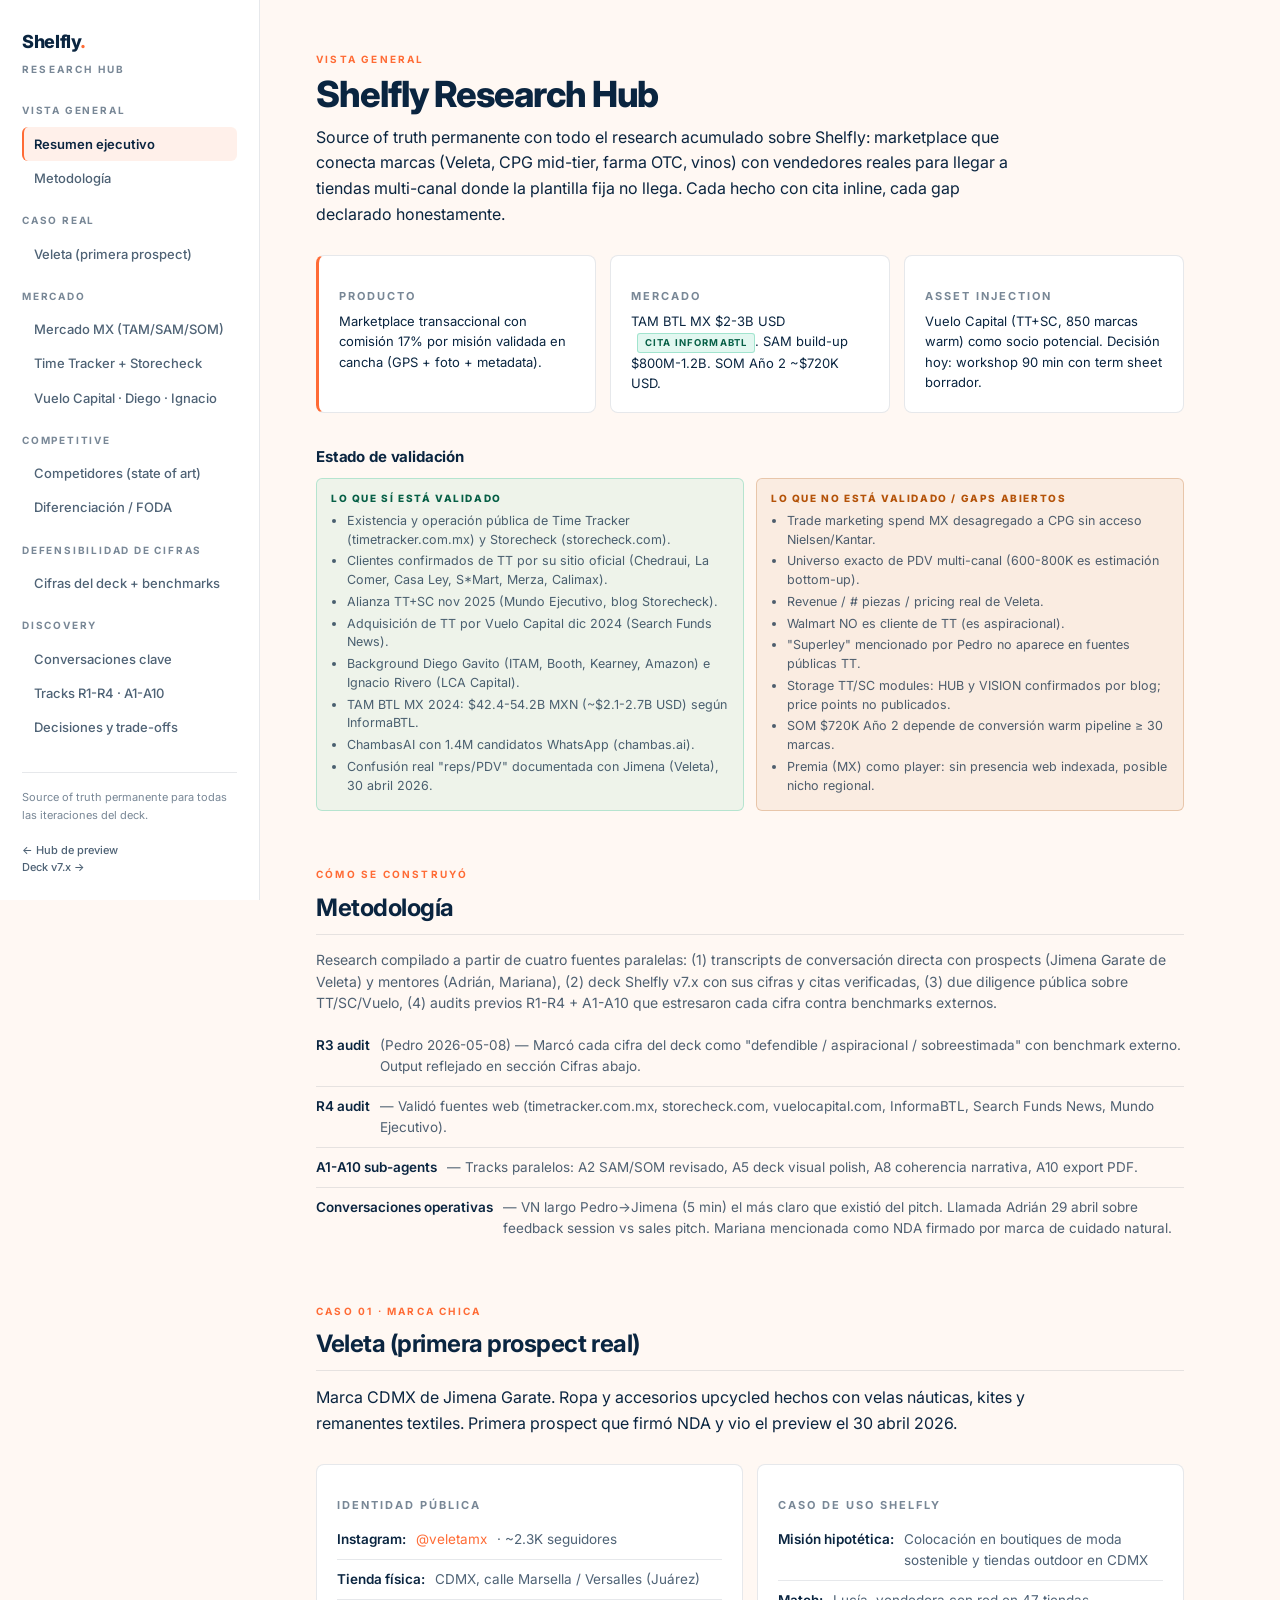
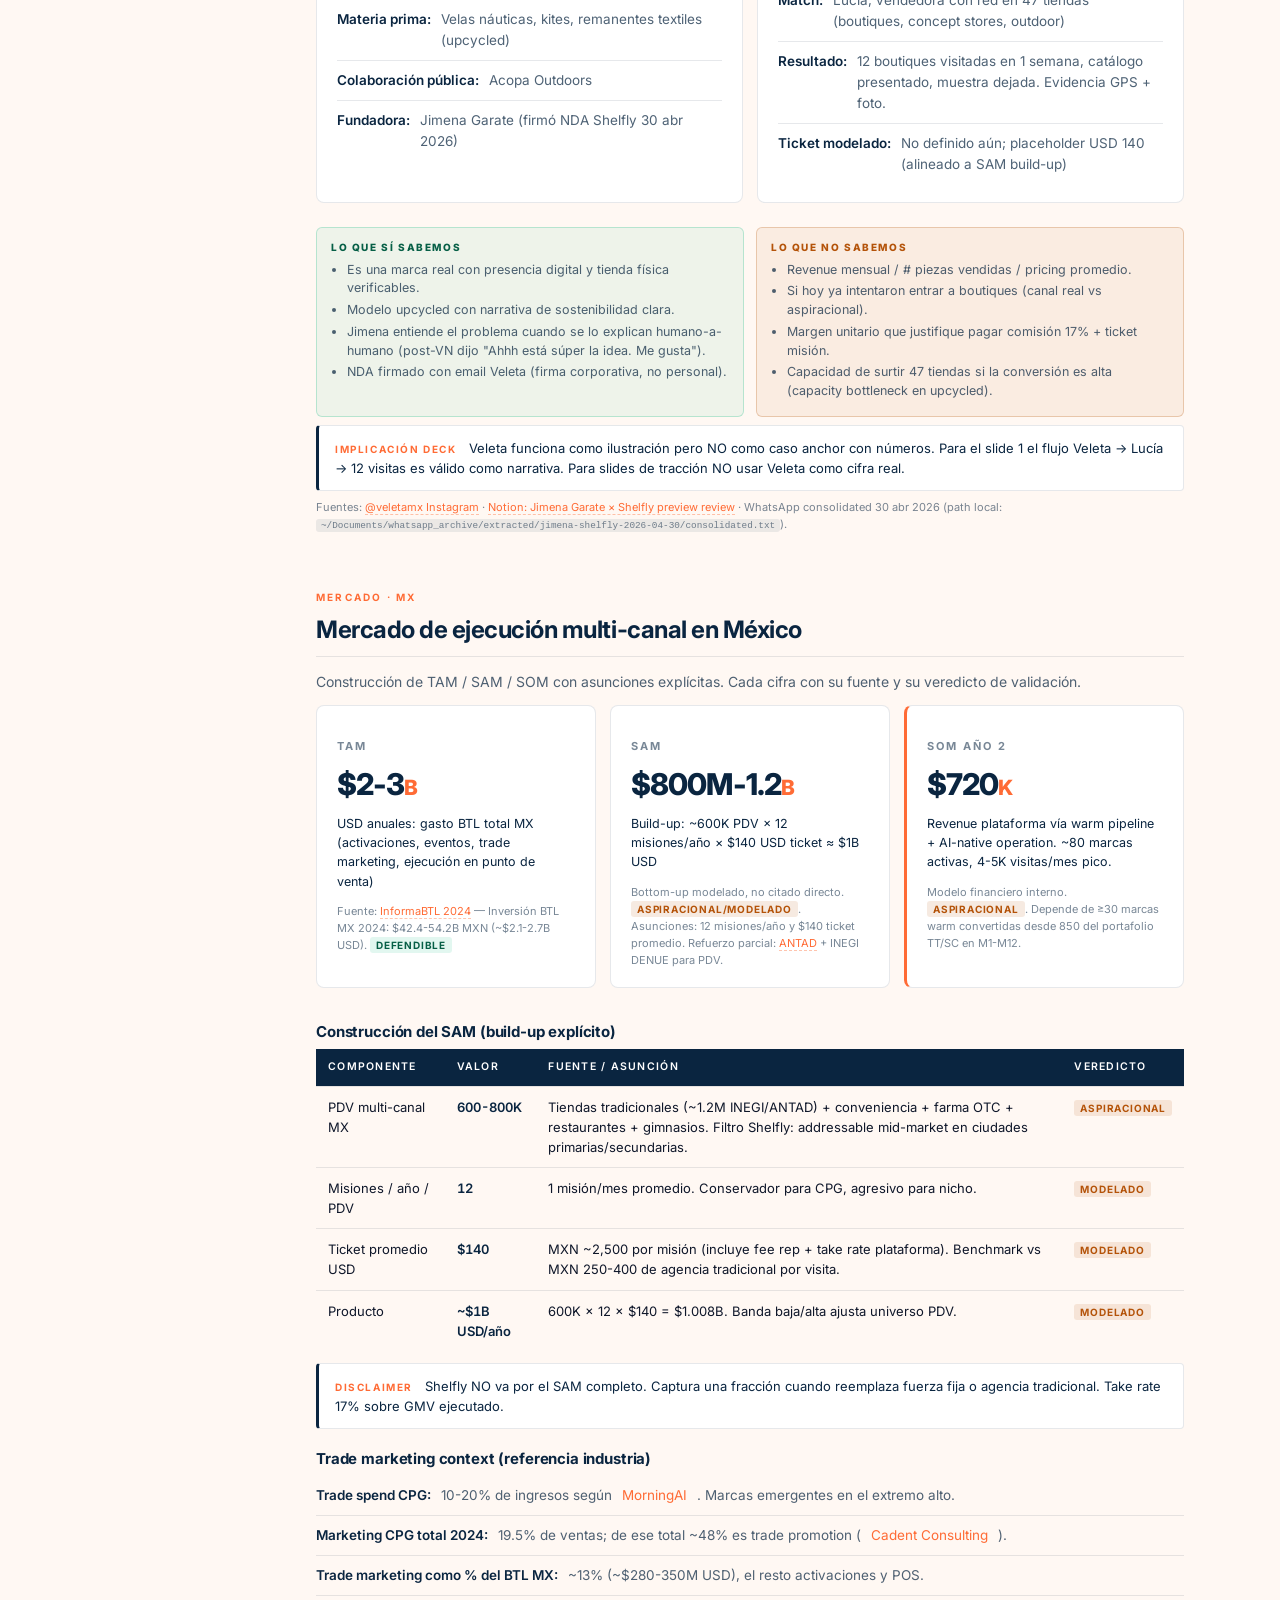
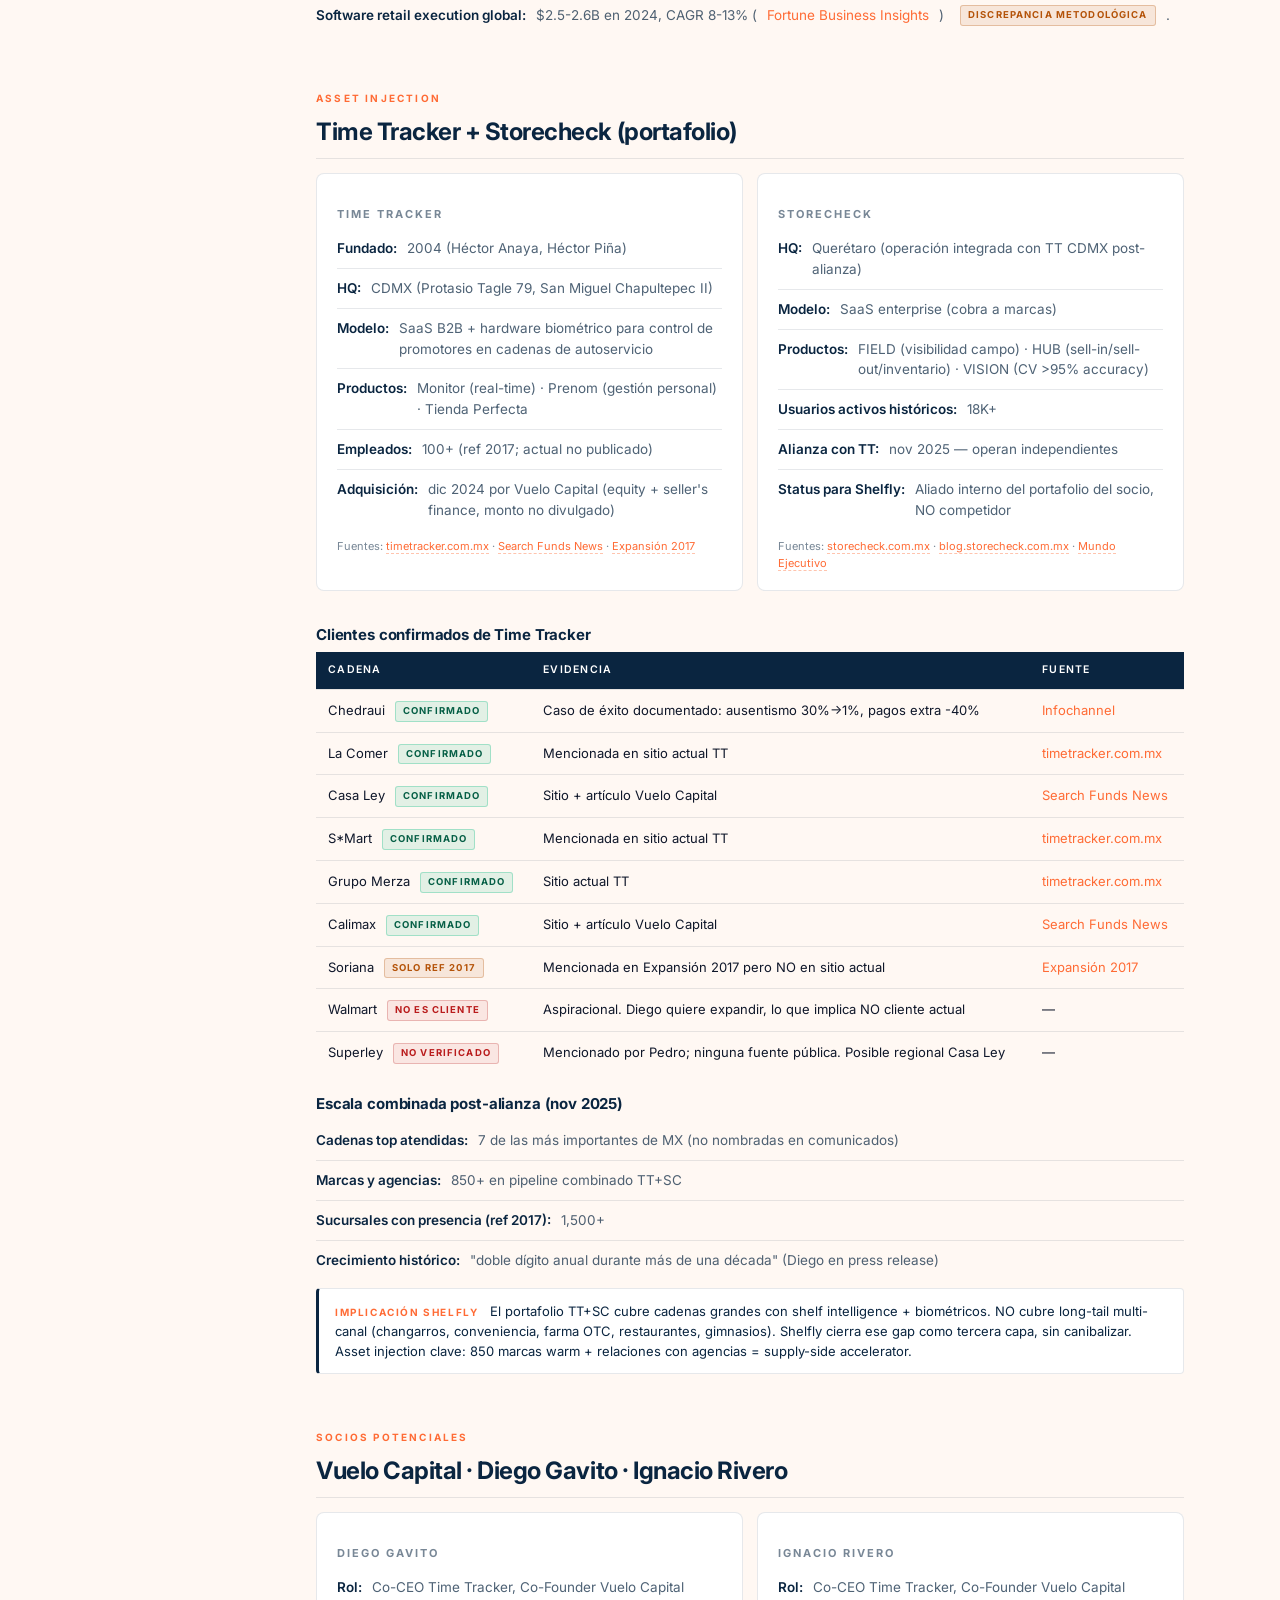
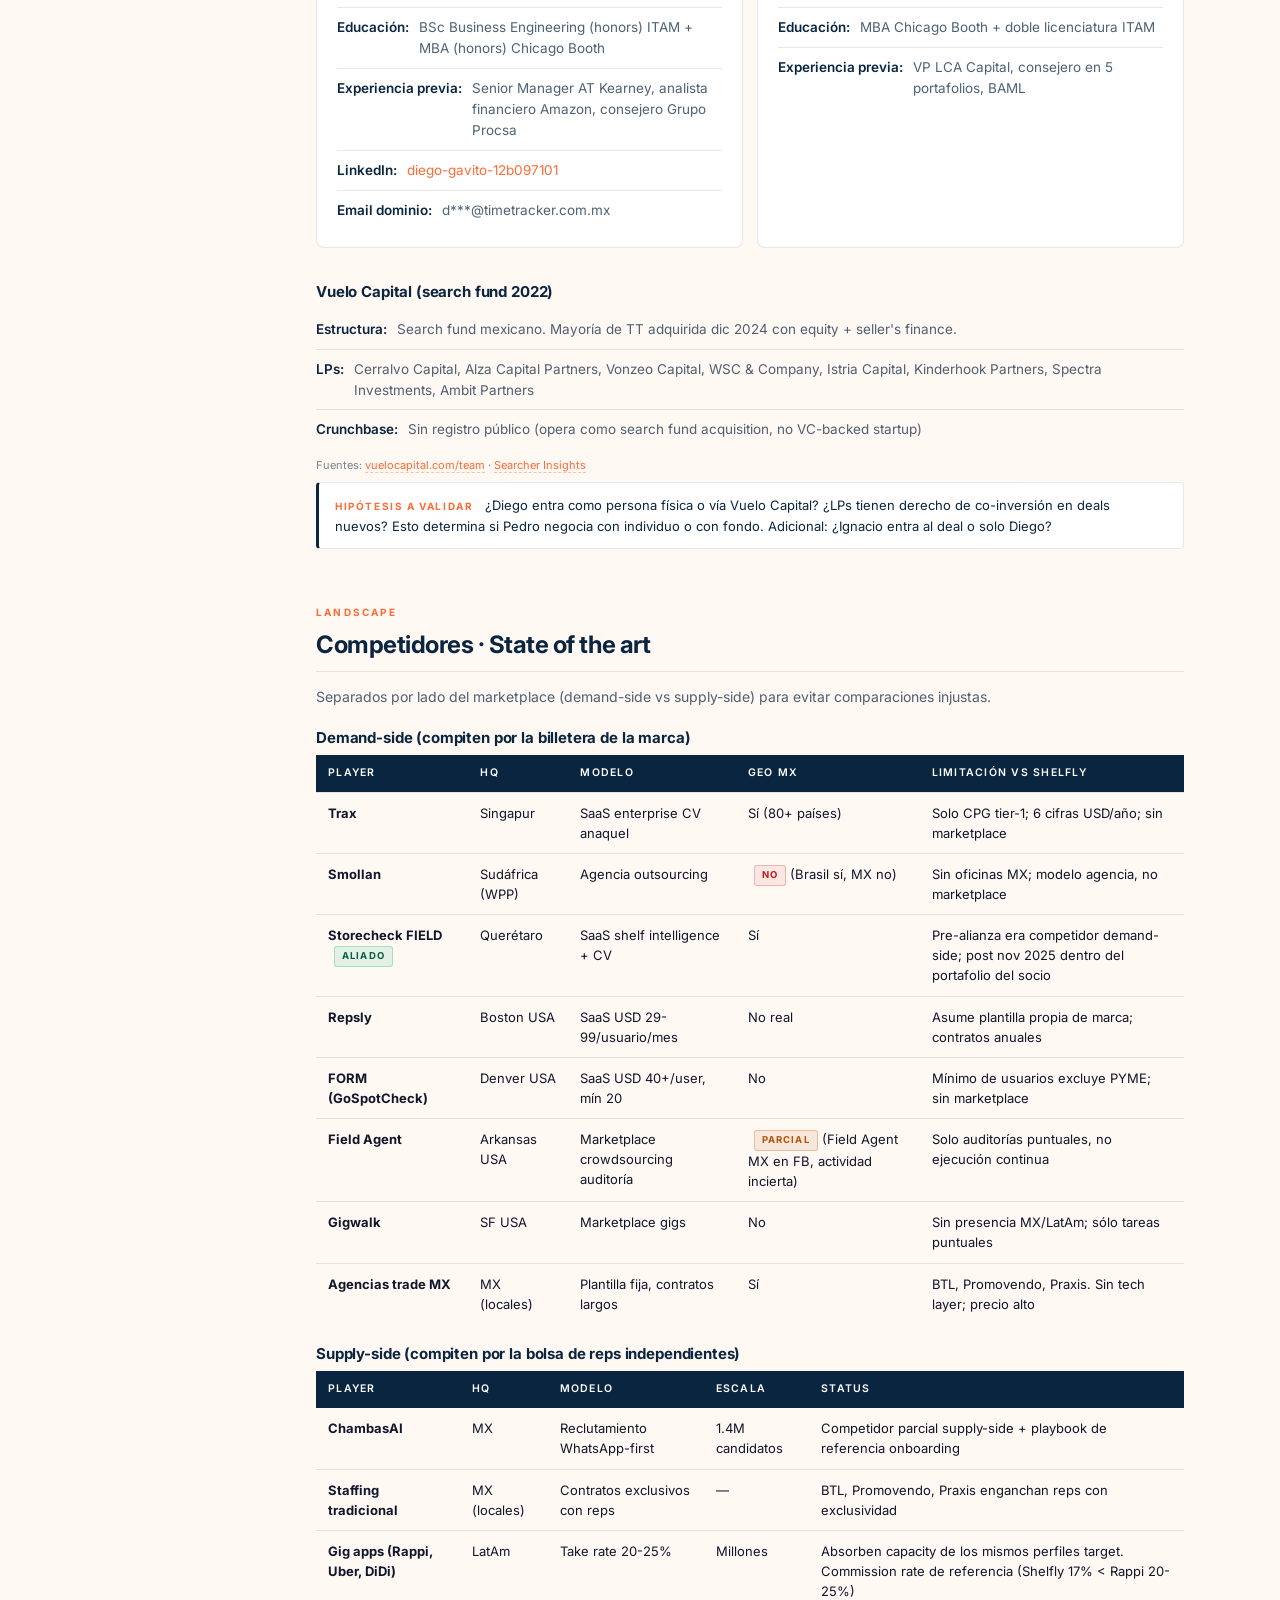
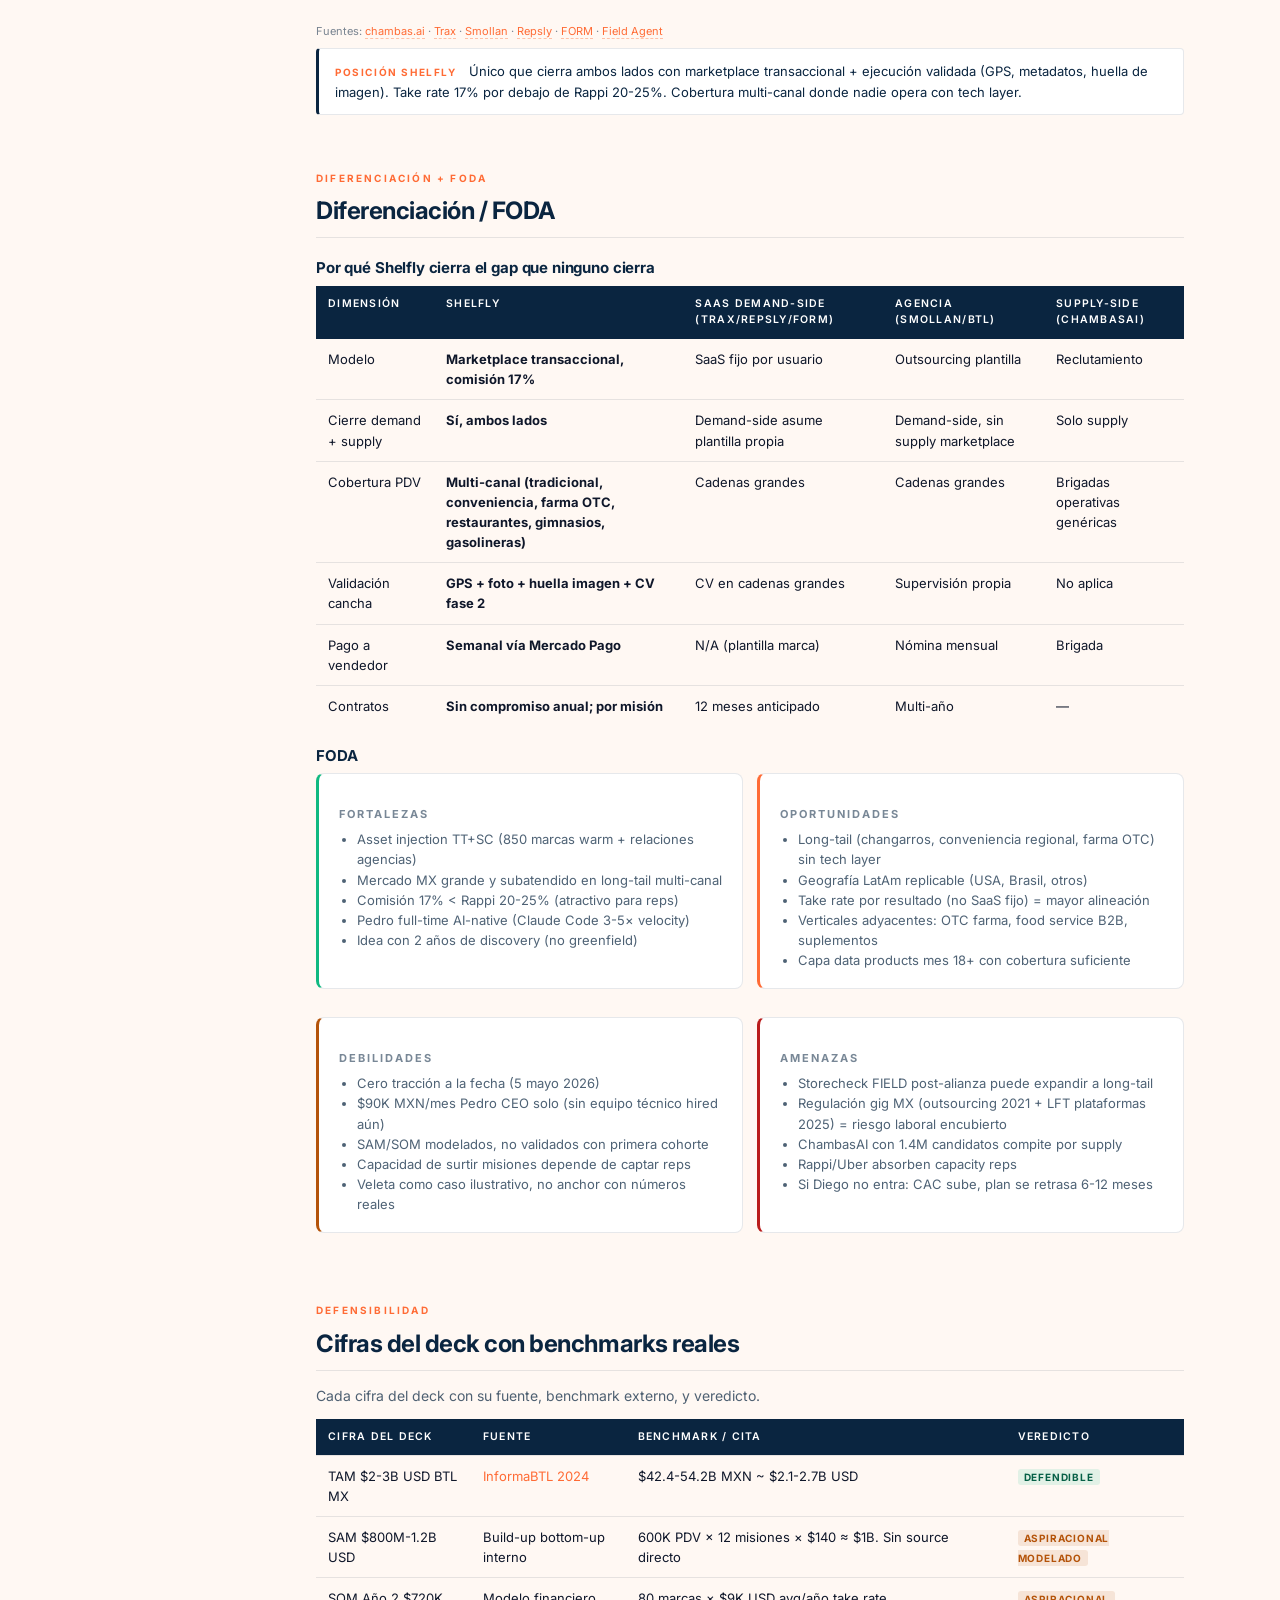
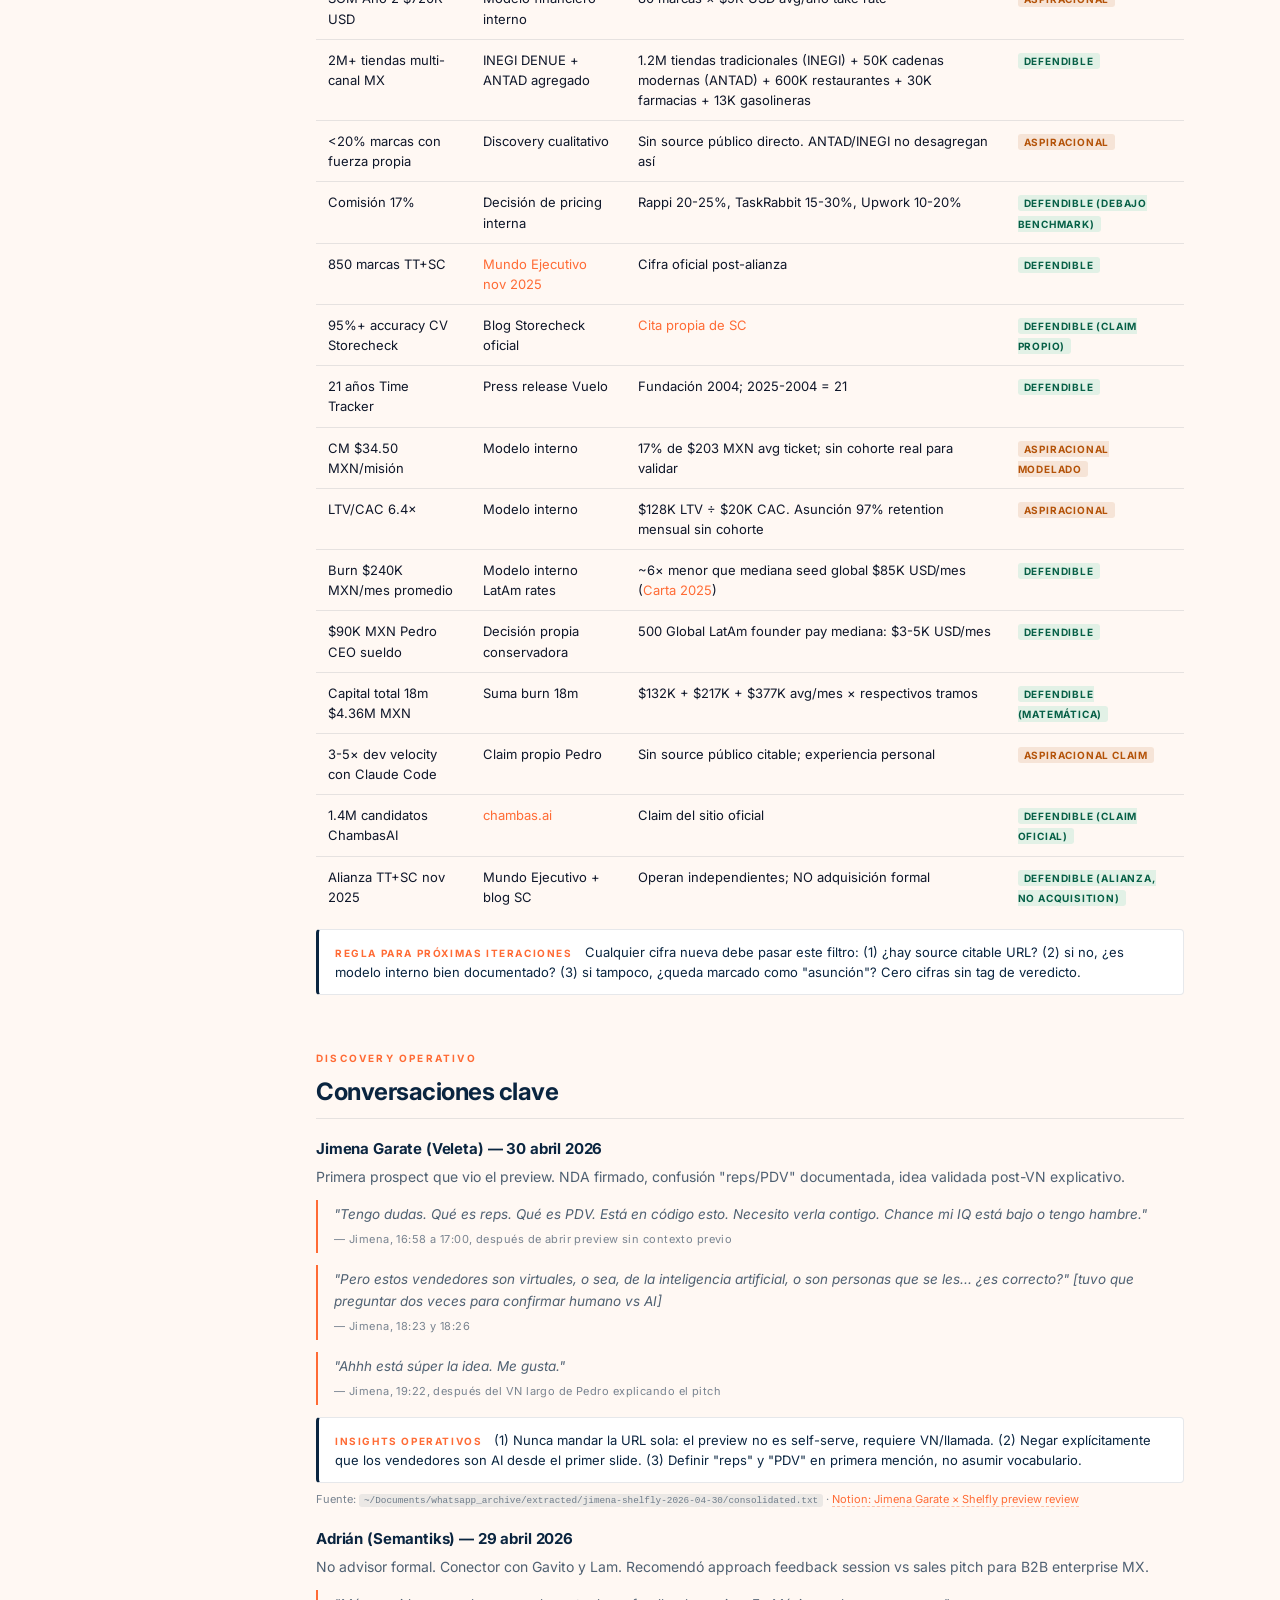
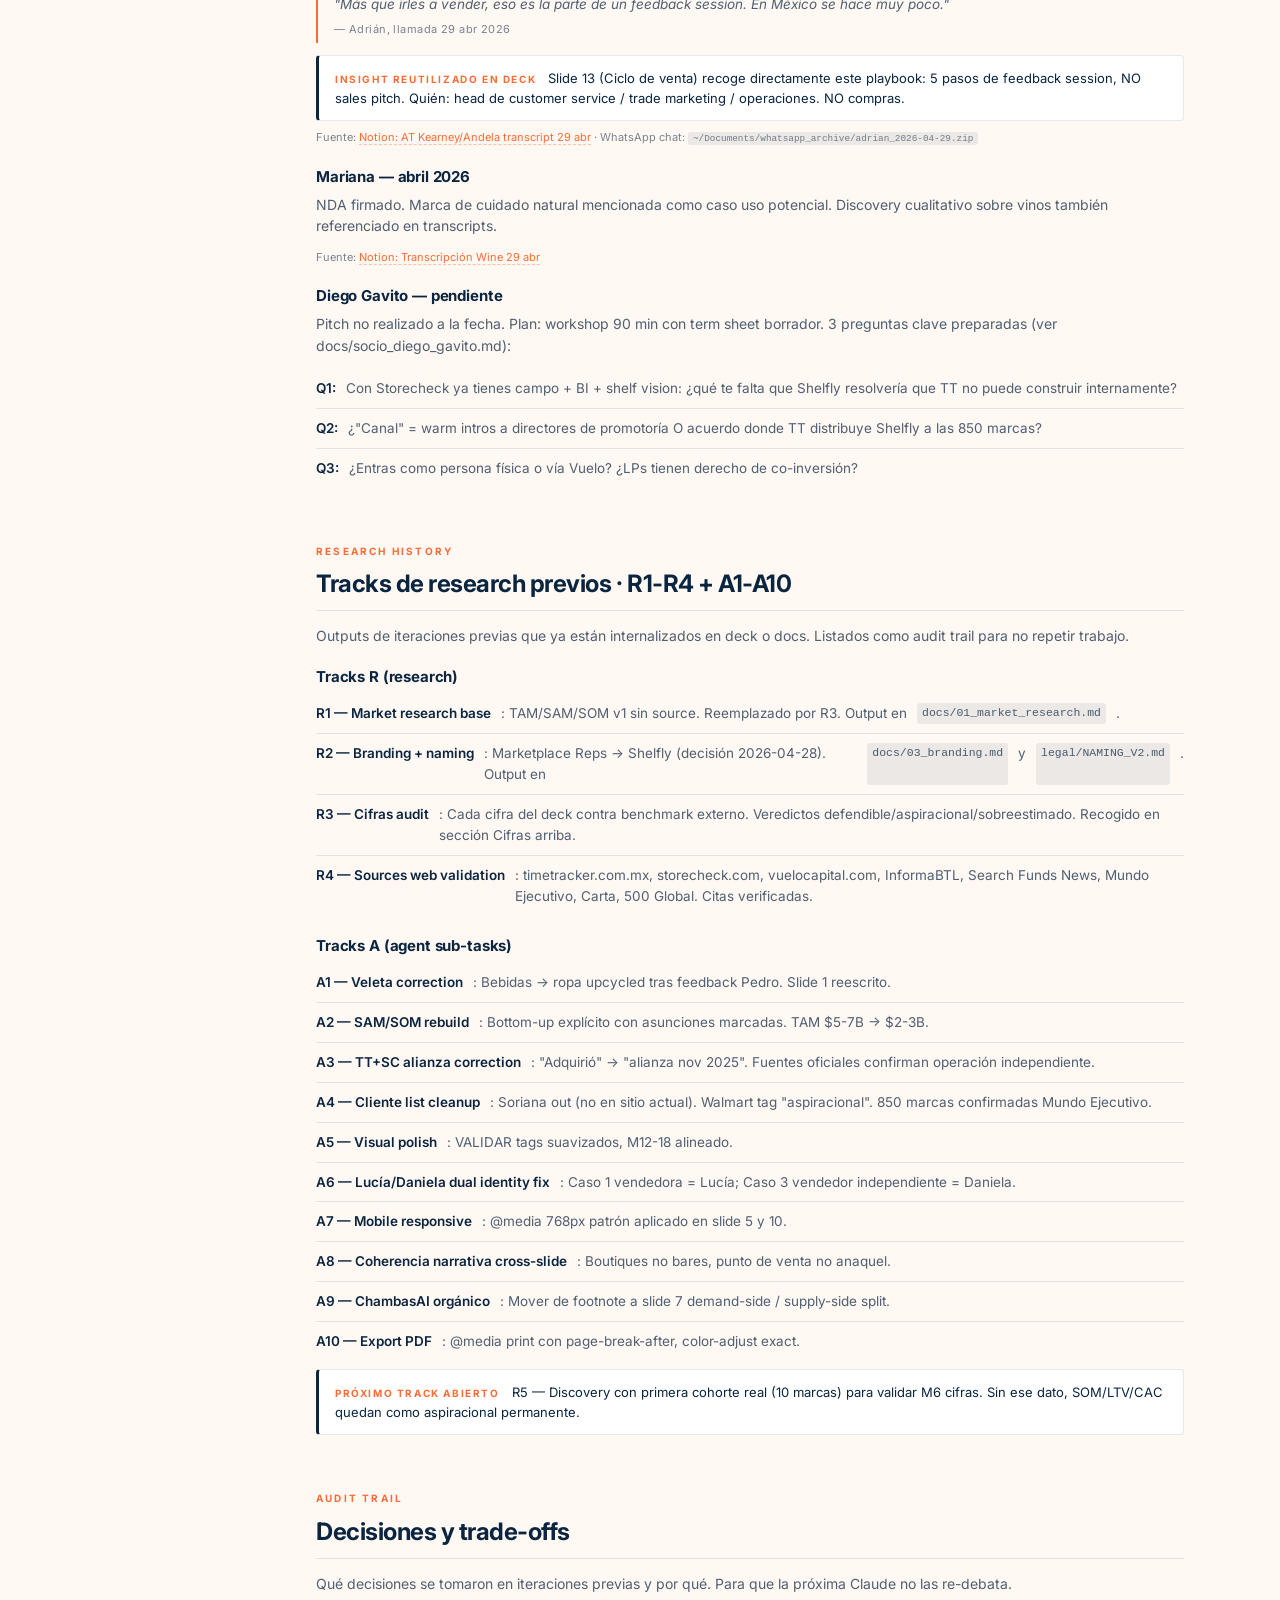
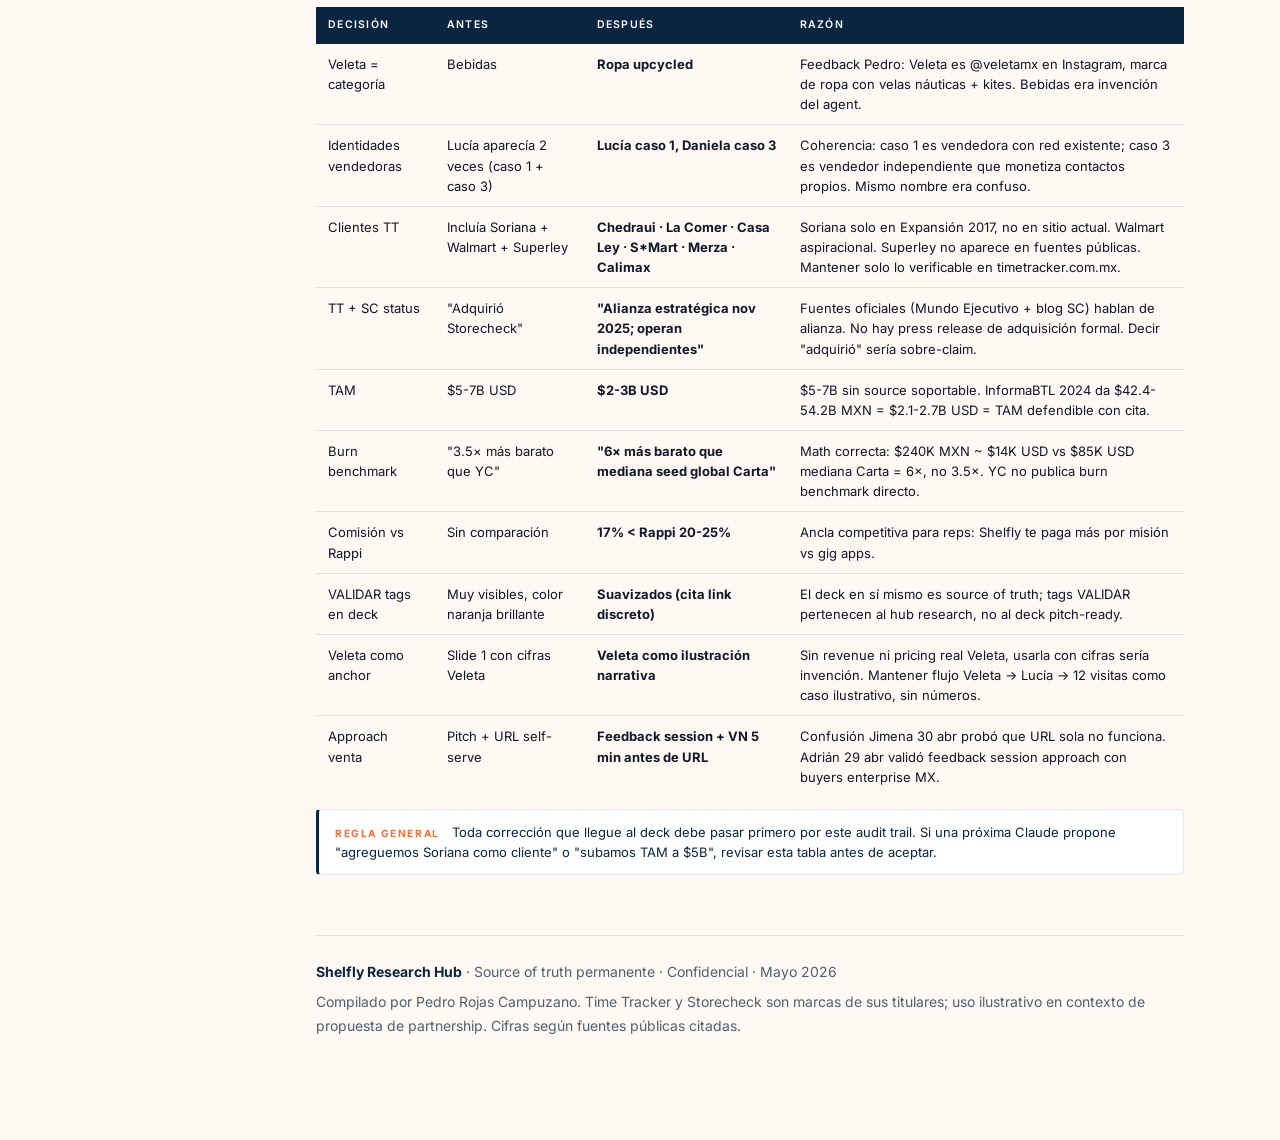
<file: research/index.html>
<!doctype html>
<html lang="es">
<head>
<meta charset="utf-8">
<meta name="viewport" content="width=device-width, initial-scale=1.0">
<title>Shelfly · Research Hub · Source of Truth</title>
<link rel="preconnect" href="https://fonts.googleapis.com">
<link rel="preconnect" href="https://fonts.gstatic.com" crossorigin>
<link href="https://fonts.googleapis.com/css2?family=Inter:wght@400;500;600;700;800&display=swap" rel="stylesheet">
<style>
  :root {
    --navy: #0A2540;
    --navy-soft: rgba(10,37,64,0.72);
    --navy-muted: rgba(10,37,64,0.55);
    --navy-faint: rgba(10,37,64,0.08);
    --cream: #FFF8F3;
    --primary: #FF6B35;
    --primary-soft: rgba(255,107,53,0.10);
    --success: #10B981;
    --warning: #B45309;
    --danger: #B91C1C;
    --line: rgba(10,37,64,0.10);
    --ink: #0F172A;
  }
  * { box-sizing: border-box; }
  html, body { margin: 0; padding: 0; }
  body {
    font-family: 'Inter', system-ui, -apple-system, sans-serif;
    color: var(--ink);
    background: var(--cream);
    -webkit-font-smoothing: antialiased;
    -moz-osx-font-smoothing: grayscale;
    line-height: 1.55;
  }
  a { color: var(--primary); text-decoration: none; }
  a:hover { text-decoration: underline; }
  code { font-family: ui-monospace, "SF Mono", Menlo, monospace; font-size: 0.85em; background: var(--navy-faint); padding: 1px 5px; border-radius: 3px; }

  /* Layout */
  .app {
    display: grid;
    grid-template-columns: 260px 1fr;
    min-height: 100vh;
  }
  /* Sidebar */
  aside.nav {
    background: #fff;
    border-right: 1px solid var(--line);
    position: sticky;
    top: 0;
    height: 100vh;
    overflow-y: auto;
    padding: 28px 22px;
  }
  .brand {
    display: flex;
    align-items: baseline;
    gap: 8px;
    margin-bottom: 6px;
  }
  .brand-name {
    font-size: 18px;
    font-weight: 800;
    letter-spacing: -0.02em;
    color: var(--navy);
  }
  .brand-dot { color: var(--primary); font-weight: 800; }
  .brand-sub {
    font-size: 10px;
    font-weight: 700;
    letter-spacing: 0.22em;
    text-transform: uppercase;
    color: var(--navy-muted);
    margin-bottom: 26px;
  }
  .nav-label {
    font-size: 10px;
    font-weight: 700;
    letter-spacing: 0.18em;
    text-transform: uppercase;
    color: var(--navy-muted);
    margin: 18px 0 8px;
  }
  .nav-list { list-style: none; padding: 0; margin: 0; }
  .nav-list li a {
    display: block;
    padding: 7px 10px;
    border-radius: 6px;
    font-size: 13px;
    font-weight: 500;
    color: var(--navy-soft);
    border-left: 2px solid transparent;
    transition: all 0.15s ease;
  }
  .nav-list li a:hover {
    background: var(--primary-soft);
    color: var(--navy);
    text-decoration: none;
  }
  .nav-list li a.active {
    background: var(--primary-soft);
    color: var(--navy);
    border-left-color: var(--primary);
    font-weight: 600;
  }
  .nav-footer {
    margin-top: 28px;
    padding-top: 16px;
    border-top: 1px solid var(--line);
    font-size: 11px;
    color: var(--navy-muted);
    line-height: 1.6;
  }
  .nav-footer a { color: var(--navy-soft); font-weight: 500; }

  /* Content */
  main {
    padding: 48px 56px 80px;
    max-width: 980px;
  }
  .eyebrow {
    font-size: 10px;
    font-weight: 700;
    letter-spacing: 0.22em;
    text-transform: uppercase;
    color: var(--primary);
    margin-bottom: 6px;
  }
  h1 {
    font-size: 36px;
    font-weight: 800;
    letter-spacing: -0.03em;
    color: var(--navy);
    margin: 0 0 10px;
    line-height: 1.15;
  }
  h2 {
    font-size: 24px;
    font-weight: 700;
    letter-spacing: -0.02em;
    color: var(--navy);
    margin: 0 0 14px;
    padding-bottom: 8px;
    border-bottom: 1px solid var(--line);
  }
  h3 {
    font-size: 15px;
    font-weight: 700;
    color: var(--navy);
    margin: 18px 0 6px;
    letter-spacing: -0.01em;
  }
  h4 {
    font-size: 11px;
    font-weight: 700;
    letter-spacing: 0.18em;
    text-transform: uppercase;
    color: var(--navy-muted);
    margin: 14px 0 6px;
  }
  p { margin: 0 0 12px; color: var(--navy-soft); font-size: 14px; }
  .lede {
    font-size: 16px;
    color: var(--navy);
    line-height: 1.6;
    margin-bottom: 28px;
    max-width: 720px;
  }

  section.block {
    margin-bottom: 56px;
    scroll-margin-top: 24px;
  }
  section.block:first-of-type { margin-top: 4px; }

  /* Cards & lists */
  .card {
    background: #fff;
    border: 1px solid var(--line);
    border-radius: 8px;
    padding: 18px 20px;
    margin-bottom: 14px;
  }
  .card-accent {
    border-left: 3px solid var(--primary);
  }
  .grid-2 {
    display: grid;
    grid-template-columns: 1fr 1fr;
    gap: 14px;
  }
  .grid-3 {
    display: grid;
    grid-template-columns: repeat(3, 1fr);
    gap: 14px;
  }
  ul.facts { list-style: none; padding: 0; margin: 0; }
  ul.facts li {
    padding: 9px 0;
    border-bottom: 1px solid var(--line);
    font-size: 13.5px;
    color: var(--navy-soft);
    display: flex;
    gap: 10px;
  }
  ul.facts li:last-child { border-bottom: none; }
  ul.facts li strong { color: var(--navy); font-weight: 600; flex-shrink: 0; }

  /* Tags */
  .tag {
    display: inline-block;
    font-size: 9.5px;
    font-weight: 700;
    letter-spacing: 0.12em;
    text-transform: uppercase;
    padding: 2px 7px;
    border-radius: 3px;
    vertical-align: middle;
    margin-left: 6px;
  }
  .tag-ok    { color: #065F46; background: rgba(16,185,129,0.12); border: 1px solid rgba(16,185,129,0.3); }
  .tag-warn  { color: var(--warning); background: rgba(180,83,9,0.10); border: 1px solid rgba(180,83,9,0.28); }
  .tag-gap   { color: var(--danger); background: rgba(185,28,28,0.08); border: 1px solid rgba(185,28,28,0.25); }
  .tag-info  { color: var(--navy); background: var(--navy-faint); border: 1px solid var(--line); }

  /* Tables */
  table {
    width: 100%;
    border-collapse: collapse;
    font-size: 13px;
    margin-bottom: 12px;
  }
  th, td {
    text-align: left;
    padding: 10px 12px;
    border-bottom: 1px solid var(--line);
    vertical-align: top;
  }
  th {
    background: var(--navy);
    color: #fff;
    font-weight: 600;
    font-size: 10.5px;
    letter-spacing: 0.12em;
    text-transform: uppercase;
  }
  tr:last-child td { border-bottom: none; }
  td.num { font-variant-numeric: tabular-nums; font-weight: 600; color: var(--navy); }

  /* Source / cite */
  .src {
    font-size: 11px;
    color: var(--navy-muted);
    margin-top: 8px;
    line-height: 1.55;
  }
  .src a { color: var(--primary); border-bottom: 1px dashed rgba(255,107,53,0.4); }
  .src a:hover { text-decoration: none; border-bottom-style: solid; }

  /* Know vs don't know */
  .kvk {
    display: grid;
    grid-template-columns: 1fr 1fr;
    gap: 12px;
    margin: 10px 0 4px;
  }
  .kvk > div {
    padding: 12px 14px;
    border-radius: 6px;
    font-size: 12.5px;
    line-height: 1.5;
  }
  .know { background: rgba(16,185,129,0.07); border: 1px solid rgba(16,185,129,0.25); }
  .dont { background: rgba(180,83,9,0.07); border: 1px solid rgba(180,83,9,0.25); }
  .kvk h5 {
    margin: 0 0 6px;
    font-size: 10px;
    font-weight: 800;
    letter-spacing: 0.16em;
    text-transform: uppercase;
  }
  .know h5 { color: #065F46; }
  .dont h5 { color: var(--warning); }
  .kvk ul { margin: 0; padding-left: 16px; color: var(--navy-soft); }
  .kvk li { margin-bottom: 3px; }

  /* Quote */
  blockquote {
    border-left: 2px solid var(--primary);
    padding: 4px 16px;
    margin: 12px 0;
    color: var(--navy-soft);
    font-size: 13.5px;
    font-style: italic;
    line-height: 1.6;
  }
  blockquote cite {
    display: block;
    margin-top: 6px;
    font-size: 11px;
    font-style: normal;
    color: var(--navy-muted);
    letter-spacing: 0.04em;
  }

  /* Implicación line */
  .impl {
    background: #fff;
    border: 1px solid var(--line);
    border-left: 3px solid var(--navy);
    padding: 12px 16px;
    border-radius: 4px;
    font-size: 13px;
    color: var(--navy);
    margin-top: 8px;
  }
  .impl strong {
    font-size: 10px;
    font-weight: 700;
    letter-spacing: 0.16em;
    text-transform: uppercase;
    color: var(--primary);
    margin-right: 8px;
  }

  /* Verdict badges in cifras */
  .verdict {
    font-size: 10px;
    font-weight: 700;
    letter-spacing: 0.08em;
    text-transform: uppercase;
    padding: 2px 6px;
    border-radius: 3px;
  }
  .v-def { color: #065F46; background: rgba(16,185,129,0.12); }
  .v-asp { color: var(--warning); background: rgba(180,83,9,0.12); }
  .v-over { color: var(--danger); background: rgba(185,28,28,0.10); }

  /* Print */
  @media print {
    @page { size: letter; margin: 18mm; }
    body { background: #fff; }
    aside.nav { display: none; }
    .app { grid-template-columns: 1fr; }
    main { padding: 0; max-width: none; }
    section.block { page-break-inside: avoid; margin-bottom: 32px; }
    .card { break-inside: avoid; }
  }

  /* Mobile */
  @media (max-width: 768px) {
    .app { grid-template-columns: 1fr; }
    aside.nav {
      position: static;
      height: auto;
      border-right: none;
      border-bottom: 1px solid var(--line);
      padding: 18px;
    }
    main { padding: 24px 18px 60px; }
    .grid-2, .grid-3 { grid-template-columns: 1fr; }
    .kvk { grid-template-columns: 1fr; }
    h1 { font-size: 28px; }
    h2 { font-size: 20px; }
    table { display: block; overflow-x: auto; -webkit-overflow-scrolling: touch; }
  }
</style>
</head>
<body>
<div class="app">

<aside class="nav">
  <div class="brand">
    <span class="brand-name">Shelfly<span class="brand-dot">.</span></span>
  </div>
  <div class="brand-sub">Research Hub</div>

  <div class="nav-label">Vista general</div>
  <ul class="nav-list">
    <li><a href="#resumen">Resumen ejecutivo</a></li>
    <li><a href="#metodologia">Metodología</a></li>
  </ul>

  <div class="nav-label">Caso real</div>
  <ul class="nav-list">
    <li><a href="#veleta">Veleta (primera prospect)</a></li>
  </ul>

  <div class="nav-label">Mercado</div>
  <ul class="nav-list">
    <li><a href="#mercado">Mercado MX (TAM/SAM/SOM)</a></li>
    <li><a href="#portafolio">Time Tracker + Storecheck</a></li>
    <li><a href="#vuelo">Vuelo Capital · Diego · Ignacio</a></li>
  </ul>

  <div class="nav-label">Competitive</div>
  <ul class="nav-list">
    <li><a href="#competidores">Competidores (state of art)</a></li>
    <li><a href="#diferenciacion">Diferenciación / FODA</a></li>
  </ul>

  <div class="nav-label">Defensibilidad de cifras</div>
  <ul class="nav-list">
    <li><a href="#cifras">Cifras del deck + benchmarks</a></li>
  </ul>

  <div class="nav-label">Discovery</div>
  <ul class="nav-list">
    <li><a href="#conversaciones">Conversaciones clave</a></li>
    <li><a href="#tracks">Tracks R1-R4 · A1-A10</a></li>
    <li><a href="#decisiones">Decisiones y trade-offs</a></li>
  </ul>

  <div class="nav-footer">
    Source of truth permanente para todas las iteraciones del deck.
    <br><br>
    <a href="../index.html">← Hub de preview</a><br>
    <a href="../deck/">Deck v7.x →</a>
  </div>
</aside>

<main>

<!-- ============================================================== -->
<section class="block" id="resumen">
  <div class="eyebrow">Vista general</div>
  <h1>Shelfly Research Hub</h1>
  <p class="lede">
    Source of truth permanente con todo el research acumulado sobre Shelfly: marketplace que conecta marcas (Veleta, CPG mid-tier, farma OTC, vinos) con vendedores reales para llegar a tiendas multi-canal donde la plantilla fija no llega. Cada hecho con cita inline, cada gap declarado honestamente.
  </p>

  <div class="grid-3">
    <div class="card card-accent">
      <h4>Producto</h4>
      <p style="margin:0;font-size:13px;color:var(--navy)">Marketplace transaccional con comisión 17% por misión validada en cancha (GPS + foto + metadata).</p>
    </div>
    <div class="card">
      <h4>Mercado</h4>
      <p style="margin:0;font-size:13px;color:var(--navy)">TAM BTL MX $2-3B USD <span class="tag tag-ok">cita InformaBTL</span>. SAM build-up $800M-1.2B. SOM Año 2 ~$720K USD.</p>
    </div>
    <div class="card">
      <h4>Asset injection</h4>
      <p style="margin:0;font-size:13px;color:var(--navy)">Vuelo Capital (TT+SC, 850 marcas warm) como socio potencial. Decisión hoy: workshop 90 min con term sheet borrador.</p>
    </div>
  </div>

  <h3>Estado de validación</h3>
  <div class="kvk">
    <div class="know">
      <h5>Lo que SÍ está validado</h5>
      <ul>
        <li>Existencia y operación pública de Time Tracker (timetracker.com.mx) y Storecheck (storecheck.com).</li>
        <li>Clientes confirmados de TT por su sitio oficial (Chedraui, La Comer, Casa Ley, S*Mart, Merza, Calimax).</li>
        <li>Alianza TT+SC nov 2025 (Mundo Ejecutivo, blog Storecheck).</li>
        <li>Adquisición de TT por Vuelo Capital dic 2024 (Search Funds News).</li>
        <li>Background Diego Gavito (ITAM, Booth, Kearney, Amazon) e Ignacio Rivero (LCA Capital).</li>
        <li>TAM BTL MX 2024: $42.4-54.2B MXN (~$2.1-2.7B USD) según InformaBTL.</li>
        <li>ChambasAI con 1.4M candidatos WhatsApp (chambas.ai).</li>
        <li>Confusión real "reps/PDV" documentada con Jimena (Veleta), 30 abril 2026.</li>
      </ul>
    </div>
    <div class="dont">
      <h5>Lo que NO está validado / gaps abiertos</h5>
      <ul>
        <li>Trade marketing spend MX desagregado a CPG sin acceso Nielsen/Kantar.</li>
        <li>Universo exacto de PDV multi-canal (600-800K es estimación bottom-up).</li>
        <li>Revenue / # piezas / pricing real de Veleta.</li>
        <li>Walmart NO es cliente de TT (es aspiracional).</li>
        <li>"Superley" mencionado por Pedro no aparece en fuentes públicas TT.</li>
        <li>Storage TT/SC modules: HUB y VISION confirmados por blog; price points no publicados.</li>
        <li>SOM $720K Año 2 depende de conversión warm pipeline ≥ 30 marcas.</li>
        <li>Premia (MX) como player: sin presencia web indexada, posible nicho regional.</li>
      </ul>
    </div>
  </div>
</section>

<!-- ============================================================== -->
<section class="block" id="metodologia">
  <div class="eyebrow">Cómo se construyó</div>
  <h2>Metodología</h2>
  <p>
    Research compilado a partir de cuatro fuentes paralelas: (1) transcripts de conversación directa con prospects (Jimena Garate de Veleta) y mentores (Adrián, Mariana), (2) deck Shelfly v7.x con sus cifras y citas verificadas, (3) due diligence pública sobre TT/SC/Vuelo, (4) audits previos R1-R4 + A1-A10 que estresaron cada cifra contra benchmarks externos.
  </p>
  <ul class="facts">
    <li><strong>R3 audit</strong> (Pedro 2026-05-08) — Marcó cada cifra del deck como "defendible / aspiracional / sobreestimada" con benchmark externo. Output reflejado en sección Cifras abajo.</li>
    <li><strong>R4 audit</strong> — Validó fuentes web (timetracker.com.mx, storecheck.com, vuelocapital.com, InformaBTL, Search Funds News, Mundo Ejecutivo).</li>
    <li><strong>A1-A10 sub-agents</strong> — Tracks paralelos: A2 SAM/SOM revisado, A5 deck visual polish, A8 coherencia narrativa, A10 export PDF.</li>
    <li><strong>Conversaciones operativas</strong> — VN largo Pedro→Jimena (5 min) el más claro que existió del pitch. Llamada Adrián 29 abril sobre feedback session vs sales pitch. Mariana mencionada como NDA firmado por marca de cuidado natural.</li>
  </ul>
</section>

<!-- ============================================================== -->
<section class="block" id="veleta">
  <div class="eyebrow">Caso 01 · Marca chica</div>
  <h2>Veleta (primera prospect real)</h2>
  <p class="lede">
    Marca CDMX de Jimena Garate. Ropa y accesorios upcycled hechos con velas náuticas, kites y remanentes textiles. Primera prospect que firmó NDA y vio el preview el 30 abril 2026.
  </p>

  <div class="grid-2">
    <div class="card">
      <h4>Identidad pública</h4>
      <ul class="facts">
        <li><strong>Instagram:</strong> <a href="https://instagram.com/veletamx" target="_blank" rel="noopener">@veletamx</a> · ~2.3K seguidores</li>
        <li><strong>Tienda física:</strong> CDMX, calle Marsella / Versalles (Juárez)</li>
        <li><strong>Materia prima:</strong> Velas náuticas, kites, remanentes textiles (upcycled)</li>
        <li><strong>Colaboración pública:</strong> Acopa Outdoors</li>
        <li><strong>Fundadora:</strong> Jimena Garate (firmó NDA Shelfly 30 abr 2026)</li>
      </ul>
    </div>
    <div class="card">
      <h4>Caso de uso Shelfly</h4>
      <ul class="facts">
        <li><strong>Misión hipotética:</strong> Colocación en boutiques de moda sostenible y tiendas outdoor en CDMX</li>
        <li><strong>Match:</strong> Lucía, vendedora con red en 47 tiendas (boutiques, concept stores, outdoor)</li>
        <li><strong>Resultado:</strong> 12 boutiques visitadas en 1 semana, catálogo presentado, muestra dejada. Evidencia GPS + foto.</li>
        <li><strong>Ticket modelado:</strong> No definido aún; placeholder USD 140 (alineado a SAM build-up)</li>
      </ul>
    </div>
  </div>

  <div class="kvk">
    <div class="know">
      <h5>Lo que SÍ sabemos</h5>
      <ul>
        <li>Es una marca real con presencia digital y tienda física verificables.</li>
        <li>Modelo upcycled con narrativa de sostenibilidad clara.</li>
        <li>Jimena entiende el problema cuando se lo explican humano-a-humano (post-VN dijo "Ahhh está súper la idea. Me gusta").</li>
        <li>NDA firmado con email Veleta (firma corporativa, no personal).</li>
      </ul>
    </div>
    <div class="dont">
      <h5>Lo que NO sabemos</h5>
      <ul>
        <li>Revenue mensual / # piezas vendidas / pricing promedio.</li>
        <li>Si hoy ya intentaron entrar a boutiques (canal real vs aspiracional).</li>
        <li>Margen unitario que justifique pagar comisión 17% + ticket misión.</li>
        <li>Capacidad de surtir 47 tiendas si la conversión es alta (capacity bottleneck en upcycled).</li>
      </ul>
    </div>
  </div>

  <div class="impl">
    <strong>Implicación deck</strong>
    Veleta funciona como ilustración pero NO como caso anchor con números. Para el slide 1 el flujo Veleta → Lucía → 12 visitas es válido como narrativa. Para slides de tracción NO usar Veleta como cifra real.
  </div>

  <div class="src">
    Fuentes: <a href="https://instagram.com/veletamx" target="_blank" rel="noopener">@veletamx Instagram</a> · <a href="https://www.notion.so/35ab1aa1843f8152b3f7c8a311911645" target="_blank" rel="noopener">Notion: Jimena Garate × Shelfly preview review</a> · WhatsApp consolidated 30 abr 2026 (path local: <code>~/Documents/whatsapp_archive/extracted/jimena-shelfly-2026-04-30/consolidated.txt</code>).
  </div>
</section>

<!-- ============================================================== -->
<section class="block" id="mercado">
  <div class="eyebrow">Mercado · MX</div>
  <h2>Mercado de ejecución multi-canal en México</h2>
  <p>
    Construcción de TAM / SAM / SOM con asunciones explícitas. Cada cifra con su fuente y su veredicto de validación.
  </p>

  <div class="grid-3">
    <div class="card">
      <h4>TAM</h4>
      <div style="font-size:30px;font-weight:800;color:var(--navy);letter-spacing:-0.03em">$2-3<span style="color:var(--primary);font-size:0.7em">B</span></div>
      <p style="margin-top:6px;font-size:12.5px;color:var(--navy)">USD anuales: gasto BTL total MX (activaciones, eventos, trade marketing, ejecución en punto de venta)</p>
      <div class="src">
        Fuente: <a href="https://www.informabtl.com/below-the-line-en-mexico-cerca-de-la-equidad/" target="_blank" rel="noopener">InformaBTL 2024</a> — Inversión BTL MX 2024: $42.4-54.2B MXN (~$2.1-2.7B USD). <span class="verdict v-def">Defendible</span>
      </div>
    </div>
    <div class="card">
      <h4>SAM</h4>
      <div style="font-size:30px;font-weight:800;color:var(--navy);letter-spacing:-0.03em">$800M-1.2<span style="color:var(--primary);font-size:0.7em">B</span></div>
      <p style="margin-top:6px;font-size:12.5px;color:var(--navy)">Build-up: ~600K PDV × 12 misiones/año × $140 USD ticket ≈ $1B USD</p>
      <div class="src">
        Bottom-up modelado, no citado directo. <span class="verdict v-asp">Aspiracional/modelado</span>. Asunciones: 12 misiones/año y $140 ticket promedio. Refuerzo parcial: <a href="https://antad.net" target="_blank" rel="noopener">ANTAD</a> + INEGI DENUE para PDV.
      </div>
    </div>
    <div class="card card-accent">
      <h4>SOM Año 2</h4>
      <div style="font-size:30px;font-weight:800;color:var(--navy);letter-spacing:-0.03em">$720<span style="color:var(--primary);font-size:0.7em">K</span></div>
      <p style="margin-top:6px;font-size:12.5px;color:var(--navy)">Revenue plataforma vía warm pipeline + AI-native operation. ~80 marcas activas, 4-5K visitas/mes pico.</p>
      <div class="src">
        Modelo financiero interno. <span class="verdict v-asp">Aspiracional</span>. Depende de ≥30 marcas warm convertidas desde 850 del portafolio TT/SC en M1-M12.
      </div>
    </div>
  </div>

  <h3>Construcción del SAM (build-up explícito)</h3>
  <table>
    <thead>
      <tr>
        <th>Componente</th>
        <th>Valor</th>
        <th>Fuente / asunción</th>
        <th>Veredicto</th>
      </tr>
    </thead>
    <tbody>
      <tr>
        <td>PDV multi-canal MX</td>
        <td class="num">600-800K</td>
        <td>Tiendas tradicionales (~1.2M INEGI/ANTAD) + conveniencia + farma OTC + restaurantes + gimnasios. Filtro Shelfly: addressable mid-market en ciudades primarias/secundarias.</td>
        <td><span class="verdict v-asp">Aspiracional</span></td>
      </tr>
      <tr>
        <td>Misiones / año / PDV</td>
        <td class="num">12</td>
        <td>1 misión/mes promedio. Conservador para CPG, agresivo para nicho.</td>
        <td><span class="verdict v-asp">Modelado</span></td>
      </tr>
      <tr>
        <td>Ticket promedio USD</td>
        <td class="num">$140</td>
        <td>MXN ~2,500 por misión (incluye fee rep + take rate plataforma). Benchmark vs MXN 250-400 de agencia tradicional por visita.</td>
        <td><span class="verdict v-asp">Modelado</span></td>
      </tr>
      <tr>
        <td>Producto</td>
        <td class="num">~$1B USD/año</td>
        <td>600K × 12 × $140 = $1.008B. Banda baja/alta ajusta universo PDV.</td>
        <td><span class="verdict v-asp">Modelado</span></td>
      </tr>
    </tbody>
  </table>

  <div class="impl">
    <strong>Disclaimer</strong>
    Shelfly NO va por el SAM completo. Captura una fracción cuando reemplaza fuerza fija o agencia tradicional. Take rate 17% sobre GMV ejecutado.
  </div>

  <h3>Trade marketing context (referencia industria)</h3>
  <ul class="facts">
    <li><strong>Trade spend CPG:</strong> 10-20% de ingresos según <a href="https://www.morningai.com/learn/trade-spend" target="_blank" rel="noopener">MorningAI</a>. Marcas emergentes en el extremo alto.</li>
    <li><strong>Marketing CPG total 2024:</strong> 19.5% de ventas; de ese total ~48% es trade promotion (<a href="https://cadentcg.com/cadent-insight/2024-marketing-spending-study/" target="_blank" rel="noopener">Cadent Consulting</a>).</li>
    <li><strong>Trade marketing como % del BTL MX:</strong> ~13% (~$280-350M USD), el resto activaciones y POS.</li>
    <li><strong>Software retail execution global:</strong> $2.5-2.6B en 2024, CAGR 8-13% (<a href="https://www.fortunebusinessinsights.com/retail-execution-software-market-105956" target="_blank" rel="noopener">Fortune Business Insights</a>) <span class="tag tag-warn">Discrepancia metodológica</span>.</li>
  </ul>
</section>

<!-- ============================================================== -->
<section class="block" id="portafolio">
  <div class="eyebrow">Asset injection</div>
  <h2>Time Tracker + Storecheck (portafolio)</h2>

  <div class="grid-2">
    <div class="card">
      <h4>Time Tracker</h4>
      <ul class="facts">
        <li><strong>Fundado:</strong> 2004 (Héctor Anaya, Héctor Piña)</li>
        <li><strong>HQ:</strong> CDMX (Protasio Tagle 79, San Miguel Chapultepec II)</li>
        <li><strong>Modelo:</strong> SaaS B2B + hardware biométrico para control de promotores en cadenas de autoservicio</li>
        <li><strong>Productos:</strong> Monitor (real-time) · Prenom (gestión personal) · Tienda Perfecta</li>
        <li><strong>Empleados:</strong> 100+ (ref 2017; actual no publicado)</li>
        <li><strong>Adquisición:</strong> dic 2024 por Vuelo Capital (equity + seller's finance, monto no divulgado)</li>
      </ul>
      <div class="src">
        Fuentes: <a href="https://www.timetracker.com.mx/" target="_blank" rel="noopener">timetracker.com.mx</a> · <a href="https://searchfundsnews.com/time-tracker-announces-majority-growth-investment-by-vuelo-capital/" target="_blank" rel="noopener">Search Funds News</a> · <a href="https://expansion.mx/empresas/2017/12/07/esta-es-la-empresa-que-ayuda-a-las-minoristas-a-gestionar-a-su-personal" target="_blank" rel="noopener">Expansión 2017</a>
      </div>
    </div>

    <div class="card">
      <h4>Storecheck</h4>
      <ul class="facts">
        <li><strong>HQ:</strong> Querétaro (operación integrada con TT CDMX post-alianza)</li>
        <li><strong>Modelo:</strong> SaaS enterprise (cobra a marcas)</li>
        <li><strong>Productos:</strong> FIELD (visibilidad campo) · HUB (sell-in/sell-out/inventario) · VISION (CV >95% accuracy)</li>
        <li><strong>Usuarios activos históricos:</strong> 18K+</li>
        <li><strong>Alianza con TT:</strong> nov 2025 — operan independientes</li>
        <li><strong>Status para Shelfly:</strong> Aliado interno del portafolio del socio, NO competidor</li>
      </ul>
      <div class="src">
        Fuentes: <a href="https://www.storecheck.com.mx/" target="_blank" rel="noopener">storecheck.com.mx</a> · <a href="https://blog.storecheck.com.mx/time-tracker-y-storecheck-una-alianza-que-potencia-el-retail/" target="_blank" rel="noopener">blog.storecheck.com.mx</a> · <a href="https://www.mundoejecutivo.com.mx/actualidad/time-tracker-y-storecheck-se-unen-para-impulsar-la-evolucion-del-retail-en-mexico/" target="_blank" rel="noopener">Mundo Ejecutivo</a>
      </div>
    </div>
  </div>

  <h3>Clientes confirmados de Time Tracker</h3>
  <table>
    <thead>
      <tr>
        <th>Cadena</th>
        <th>Evidencia</th>
        <th>Fuente</th>
      </tr>
    </thead>
    <tbody>
      <tr>
        <td>Chedraui <span class="tag tag-ok">Confirmado</span></td>
        <td>Caso de éxito documentado: ausentismo 30%→1%, pagos extra -40%</td>
        <td><a href="https://infochannel.info/retail-utiliza-investigacion-biometrica-para-impulsar-su-crecimiento/" target="_blank" rel="noopener">Infochannel</a></td>
      </tr>
      <tr>
        <td>La Comer <span class="tag tag-ok">Confirmado</span></td>
        <td>Mencionada en sitio actual TT</td>
        <td><a href="https://www.timetracker.com.mx/" target="_blank" rel="noopener">timetracker.com.mx</a></td>
      </tr>
      <tr>
        <td>Casa Ley <span class="tag tag-ok">Confirmado</span></td>
        <td>Sitio + artículo Vuelo Capital</td>
        <td><a href="https://searchfundsnews.com/time-tracker-announces-majority-growth-investment-by-vuelo-capital/" target="_blank" rel="noopener">Search Funds News</a></td>
      </tr>
      <tr>
        <td>S*Mart <span class="tag tag-ok">Confirmado</span></td>
        <td>Mencionada en sitio actual TT</td>
        <td><a href="https://www.timetracker.com.mx/" target="_blank" rel="noopener">timetracker.com.mx</a></td>
      </tr>
      <tr>
        <td>Grupo Merza <span class="tag tag-ok">Confirmado</span></td>
        <td>Sitio actual TT</td>
        <td><a href="https://www.timetracker.com.mx/" target="_blank" rel="noopener">timetracker.com.mx</a></td>
      </tr>
      <tr>
        <td>Calimax <span class="tag tag-ok">Confirmado</span></td>
        <td>Sitio + artículo Vuelo Capital</td>
        <td><a href="https://searchfundsnews.com/time-tracker-announces-majority-growth-investment-by-vuelo-capital/" target="_blank" rel="noopener">Search Funds News</a></td>
      </tr>
      <tr>
        <td>Soriana <span class="tag tag-warn">Solo ref 2017</span></td>
        <td>Mencionada en Expansión 2017 pero NO en sitio actual</td>
        <td><a href="https://expansion.mx/empresas/2017/12/07/esta-es-la-empresa-que-ayuda-a-las-minoristas-a-gestionar-a-su-personal" target="_blank" rel="noopener">Expansión 2017</a></td>
      </tr>
      <tr>
        <td>Walmart <span class="tag tag-gap">NO es cliente</span></td>
        <td>Aspiracional. Diego quiere expandir, lo que implica NO cliente actual</td>
        <td>—</td>
      </tr>
      <tr>
        <td>Superley <span class="tag tag-gap">No verificado</span></td>
        <td>Mencionado por Pedro; ninguna fuente pública. Posible regional Casa Ley</td>
        <td>—</td>
      </tr>
    </tbody>
  </table>

  <h3>Escala combinada post-alianza (nov 2025)</h3>
  <ul class="facts">
    <li><strong>Cadenas top atendidas:</strong> 7 de las más importantes de MX (no nombradas en comunicados)</li>
    <li><strong>Marcas y agencias:</strong> 850+ en pipeline combinado TT+SC</li>
    <li><strong>Sucursales con presencia (ref 2017):</strong> 1,500+</li>
    <li><strong>Crecimiento histórico:</strong> "doble dígito anual durante más de una década" (Diego en press release)</li>
  </ul>

  <div class="impl">
    <strong>Implicación Shelfly</strong>
    El portafolio TT+SC cubre cadenas grandes con shelf intelligence + biométricos. NO cubre long-tail multi-canal (changarros, conveniencia, farma OTC, restaurantes, gimnasios). Shelfly cierra ese gap como tercera capa, sin canibalizar. Asset injection clave: 850 marcas warm + relaciones con agencias = supply-side accelerator.
  </div>
</section>

<!-- ============================================================== -->
<section class="block" id="vuelo">
  <div class="eyebrow">Socios potenciales</div>
  <h2>Vuelo Capital · Diego Gavito · Ignacio Rivero</h2>

  <div class="grid-2">
    <div class="card">
      <h4>Diego Gavito</h4>
      <ul class="facts">
        <li><strong>Rol:</strong> Co-CEO Time Tracker, Co-Founder Vuelo Capital</li>
        <li><strong>Educación:</strong> BSc Business Engineering (honors) ITAM + MBA (honors) Chicago Booth</li>
        <li><strong>Experiencia previa:</strong> Senior Manager AT Kearney, analista financiero Amazon, consejero Grupo Procsa</li>
        <li><strong>LinkedIn:</strong> <a href="https://www.linkedin.com/in/diego-gavito-12b097101" target="_blank" rel="noopener">diego-gavito-12b097101</a></li>
        <li><strong>Email dominio:</strong> d***@timetracker.com.mx</li>
      </ul>
    </div>
    <div class="card">
      <h4>Ignacio Rivero</h4>
      <ul class="facts">
        <li><strong>Rol:</strong> Co-CEO Time Tracker, Co-Founder Vuelo Capital</li>
        <li><strong>Educación:</strong> MBA Chicago Booth + doble licenciatura ITAM</li>
        <li><strong>Experiencia previa:</strong> VP LCA Capital, consejero en 5 portafolios, BAML</li>
      </ul>
    </div>
  </div>

  <h3>Vuelo Capital (search fund 2022)</h3>
  <ul class="facts">
    <li><strong>Estructura:</strong> Search fund mexicano. Mayoría de TT adquirida dic 2024 con equity + seller's finance.</li>
    <li><strong>LPs:</strong> Cerralvo Capital, Alza Capital Partners, Vonzeo Capital, WSC & Company, Istria Capital, Kinderhook Partners, Spectra Investments, Ambit Partners</li>
    <li><strong>Crunchbase:</strong> Sin registro público (opera como search fund acquisition, no VC-backed startup)</li>
  </ul>
  <div class="src">
    Fuentes: <a href="https://www.vuelocapital.com/team" target="_blank" rel="noopener">vuelocapital.com/team</a> · <a href="https://searcherinsights.com/network/searchers/diego-gavito/" target="_blank" rel="noopener">Searcher Insights</a>
  </div>

  <div class="impl">
    <strong>Hipótesis a validar</strong>
    ¿Diego entra como persona física o vía Vuelo Capital? ¿LPs tienen derecho de co-inversión en deals nuevos? Esto determina si Pedro negocia con individuo o con fondo. Adicional: ¿Ignacio entra al deal o solo Diego?
  </div>
</section>

<!-- ============================================================== -->
<section class="block" id="competidores">
  <div class="eyebrow">Landscape</div>
  <h2>Competidores · State of the art</h2>
  <p>Separados por lado del marketplace (demand-side vs supply-side) para evitar comparaciones injustas.</p>

  <h3>Demand-side (compiten por la billetera de la marca)</h3>
  <table>
    <thead>
      <tr>
        <th>Player</th>
        <th>HQ</th>
        <th>Modelo</th>
        <th>Geo MX</th>
        <th>Limitación vs Shelfly</th>
      </tr>
    </thead>
    <tbody>
      <tr>
        <td><strong>Trax</strong></td>
        <td>Singapur</td>
        <td>SaaS enterprise CV anaquel</td>
        <td>Sí (80+ países)</td>
        <td>Solo CPG tier-1; 6 cifras USD/año; sin marketplace</td>
      </tr>
      <tr>
        <td><strong>Smollan</strong></td>
        <td>Sudáfrica (WPP)</td>
        <td>Agencia outsourcing</td>
        <td><span class="tag tag-gap">No</span> (Brasil sí, MX no)</td>
        <td>Sin oficinas MX; modelo agencia, no marketplace</td>
      </tr>
      <tr>
        <td><strong>Storecheck FIELD</strong> <span class="tag tag-ok">Aliado</span></td>
        <td>Querétaro</td>
        <td>SaaS shelf intelligence + CV</td>
        <td>Sí</td>
        <td>Pre-alianza era competidor demand-side; post nov 2025 dentro del portafolio del socio</td>
      </tr>
      <tr>
        <td><strong>Repsly</strong></td>
        <td>Boston USA</td>
        <td>SaaS USD 29-99/usuario/mes</td>
        <td>No real</td>
        <td>Asume plantilla propia de marca; contratos anuales</td>
      </tr>
      <tr>
        <td><strong>FORM (GoSpotCheck)</strong></td>
        <td>Denver USA</td>
        <td>SaaS USD 40+/user, mín 20</td>
        <td>No</td>
        <td>Mínimo de usuarios excluye PYME; sin marketplace</td>
      </tr>
      <tr>
        <td><strong>Field Agent</strong></td>
        <td>Arkansas USA</td>
        <td>Marketplace crowdsourcing auditoría</td>
        <td><span class="tag tag-warn">Parcial</span> (Field Agent MX en FB, actividad incierta)</td>
        <td>Solo auditorías puntuales, no ejecución continua</td>
      </tr>
      <tr>
        <td><strong>Gigwalk</strong></td>
        <td>SF USA</td>
        <td>Marketplace gigs</td>
        <td>No</td>
        <td>Sin presencia MX/LatAm; sólo tareas puntuales</td>
      </tr>
      <tr>
        <td><strong>Agencias trade MX</strong></td>
        <td>MX (locales)</td>
        <td>Plantilla fija, contratos largos</td>
        <td>Sí</td>
        <td>BTL, Promovendo, Praxis. Sin tech layer; precio alto</td>
      </tr>
    </tbody>
  </table>

  <h3>Supply-side (compiten por la bolsa de reps independientes)</h3>
  <table>
    <thead>
      <tr>
        <th>Player</th>
        <th>HQ</th>
        <th>Modelo</th>
        <th>Escala</th>
        <th>Status</th>
      </tr>
    </thead>
    <tbody>
      <tr>
        <td><strong>ChambasAI</strong></td>
        <td>MX</td>
        <td>Reclutamiento WhatsApp-first</td>
        <td>1.4M candidatos</td>
        <td>Competidor parcial supply-side + playbook de referencia onboarding</td>
      </tr>
      <tr>
        <td><strong>Staffing tradicional</strong></td>
        <td>MX (locales)</td>
        <td>Contratos exclusivos con reps</td>
        <td>—</td>
        <td>BTL, Promovendo, Praxis enganchan reps con exclusividad</td>
      </tr>
      <tr>
        <td><strong>Gig apps (Rappi, Uber, DiDi)</strong></td>
        <td>LatAm</td>
        <td>Take rate 20-25%</td>
        <td>Millones</td>
        <td>Absorben capacity de los mismos perfiles target. Commission rate de referencia (Shelfly 17% &lt; Rappi 20-25%)</td>
      </tr>
    </tbody>
  </table>

  <div class="src">
    Fuentes: <a href="https://chambas.ai" target="_blank" rel="noopener">chambas.ai</a> · <a href="https://traxretail.com/" target="_blank" rel="noopener">Trax</a> · <a href="https://smollan.com/offices/" target="_blank" rel="noopener">Smollan</a> · <a href="https://www.repsly.com/pricing" target="_blank" rel="noopener">Repsly</a> · <a href="https://www.form.com/pricing/gospotcheck/" target="_blank" rel="noopener">FORM</a> · <a href="https://www.fieldagent.co.uk/crowdsoured-retail-audits-in-perspective" target="_blank" rel="noopener">Field Agent</a>
  </div>

  <div class="impl">
    <strong>Posición Shelfly</strong>
    Único que cierra ambos lados con marketplace transaccional + ejecución validada (GPS, metadatos, huella de imagen). Take rate 17% por debajo de Rappi 20-25%. Cobertura multi-canal donde nadie opera con tech layer.
  </div>
</section>

<!-- ============================================================== -->
<section class="block" id="diferenciacion">
  <div class="eyebrow">Diferenciación + FODA</div>
  <h2>Diferenciación / FODA</h2>

  <h3>Por qué Shelfly cierra el gap que ninguno cierra</h3>
  <table>
    <thead>
      <tr>
        <th>Dimensión</th>
        <th>Shelfly</th>
        <th>SaaS demand-side (Trax/Repsly/FORM)</th>
        <th>Agencia (Smollan/BTL)</th>
        <th>Supply-side (ChambasAI)</th>
      </tr>
    </thead>
    <tbody>
      <tr>
        <td>Modelo</td>
        <td><strong>Marketplace transaccional, comisión 17%</strong></td>
        <td>SaaS fijo por usuario</td>
        <td>Outsourcing plantilla</td>
        <td>Reclutamiento</td>
      </tr>
      <tr>
        <td>Cierre demand + supply</td>
        <td><strong>Sí, ambos lados</strong></td>
        <td>Demand-side asume plantilla propia</td>
        <td>Demand-side, sin supply marketplace</td>
        <td>Solo supply</td>
      </tr>
      <tr>
        <td>Cobertura PDV</td>
        <td><strong>Multi-canal (tradicional, conveniencia, farma OTC, restaurantes, gimnasios, gasolineras)</strong></td>
        <td>Cadenas grandes</td>
        <td>Cadenas grandes</td>
        <td>Brigadas operativas genéricas</td>
      </tr>
      <tr>
        <td>Validación cancha</td>
        <td><strong>GPS + foto + huella imagen + CV fase 2</strong></td>
        <td>CV en cadenas grandes</td>
        <td>Supervisión propia</td>
        <td>No aplica</td>
      </tr>
      <tr>
        <td>Pago a vendedor</td>
        <td><strong>Semanal vía Mercado Pago</strong></td>
        <td>N/A (plantilla marca)</td>
        <td>Nómina mensual</td>
        <td>Brigada</td>
      </tr>
      <tr>
        <td>Contratos</td>
        <td><strong>Sin compromiso anual; por misión</strong></td>
        <td>12 meses anticipado</td>
        <td>Multi-año</td>
        <td>—</td>
      </tr>
    </tbody>
  </table>

  <h3>FODA</h3>
  <div class="grid-2">
    <div class="card" style="border-left:3px solid var(--success)">
      <h4>Fortalezas</h4>
      <ul style="margin:0;padding-left:18px;font-size:13px;color:var(--navy-soft)">
        <li>Asset injection TT+SC (850 marcas warm + relaciones agencias)</li>
        <li>Mercado MX grande y subatendido en long-tail multi-canal</li>
        <li>Comisión 17% &lt; Rappi 20-25% (atractivo para reps)</li>
        <li>Pedro full-time AI-native (Claude Code 3-5× velocity)</li>
        <li>Idea con 2 años de discovery (no greenfield)</li>
      </ul>
    </div>
    <div class="card" style="border-left:3px solid var(--primary)">
      <h4>Oportunidades</h4>
      <ul style="margin:0;padding-left:18px;font-size:13px;color:var(--navy-soft)">
        <li>Long-tail (changarros, conveniencia regional, farma OTC) sin tech layer</li>
        <li>Geografía LatAm replicable (USA, Brasil, otros)</li>
        <li>Take rate por resultado (no SaaS fijo) = mayor alineación</li>
        <li>Verticales adyacentes: OTC farma, food service B2B, suplementos</li>
        <li>Capa data products mes 18+ con cobertura suficiente</li>
      </ul>
    </div>
    <div class="card" style="border-left:3px solid var(--warning)">
      <h4>Debilidades</h4>
      <ul style="margin:0;padding-left:18px;font-size:13px;color:var(--navy-soft)">
        <li>Cero tracción a la fecha (5 mayo 2026)</li>
        <li>$90K MXN/mes Pedro CEO solo (sin equipo técnico hired aún)</li>
        <li>SAM/SOM modelados, no validados con primera cohorte</li>
        <li>Capacidad de surtir misiones depende de captar reps</li>
        <li>Veleta como caso ilustrativo, no anchor con números reales</li>
      </ul>
    </div>
    <div class="card" style="border-left:3px solid var(--danger)">
      <h4>Amenazas</h4>
      <ul style="margin:0;padding-left:18px;font-size:13px;color:var(--navy-soft)">
        <li>Storecheck FIELD post-alianza puede expandir a long-tail</li>
        <li>Regulación gig MX (outsourcing 2021 + LFT plataformas 2025) = riesgo laboral encubierto</li>
        <li>ChambasAI con 1.4M candidatos compite por supply</li>
        <li>Rappi/Uber absorben capacity reps</li>
        <li>Si Diego no entra: CAC sube, plan se retrasa 6-12 meses</li>
      </ul>
    </div>
  </div>
</section>

<!-- ============================================================== -->
<section class="block" id="cifras">
  <div class="eyebrow">Defensibilidad</div>
  <h2>Cifras del deck con benchmarks reales</h2>
  <p>Cada cifra del deck con su fuente, benchmark externo, y veredicto.</p>

  <table>
    <thead>
      <tr>
        <th>Cifra del deck</th>
        <th>Fuente</th>
        <th>Benchmark / cita</th>
        <th>Veredicto</th>
      </tr>
    </thead>
    <tbody>
      <tr>
        <td>TAM $2-3B USD BTL MX</td>
        <td><a href="https://www.informabtl.com/below-the-line-en-mexico-cerca-de-la-equidad/" target="_blank" rel="noopener">InformaBTL 2024</a></td>
        <td>$42.4-54.2B MXN ~ $2.1-2.7B USD</td>
        <td><span class="verdict v-def">Defendible</span></td>
      </tr>
      <tr>
        <td>SAM $800M-1.2B USD</td>
        <td>Build-up bottom-up interno</td>
        <td>600K PDV × 12 misiones × $140 ≈ $1B. Sin source directo</td>
        <td><span class="verdict v-asp">Aspiracional modelado</span></td>
      </tr>
      <tr>
        <td>SOM Año 2 $720K USD</td>
        <td>Modelo financiero interno</td>
        <td>80 marcas × $9K USD avg/año take rate</td>
        <td><span class="verdict v-asp">Aspiracional</span></td>
      </tr>
      <tr>
        <td>2M+ tiendas multi-canal MX</td>
        <td>INEGI DENUE + ANTAD agregado</td>
        <td>1.2M tiendas tradicionales (INEGI) + 50K cadenas modernas (ANTAD) + 600K restaurantes + 30K farmacias + 13K gasolineras</td>
        <td><span class="verdict v-def">Defendible</span></td>
      </tr>
      <tr>
        <td>&lt;20% marcas con fuerza propia</td>
        <td>Discovery cualitativo</td>
        <td>Sin source público directo. ANTAD/INEGI no desagregan así</td>
        <td><span class="verdict v-asp">Aspiracional</span></td>
      </tr>
      <tr>
        <td>Comisión 17%</td>
        <td>Decisión de pricing interna</td>
        <td>Rappi 20-25%, TaskRabbit 15-30%, Upwork 10-20%</td>
        <td><span class="verdict v-def">Defendible (debajo benchmark)</span></td>
      </tr>
      <tr>
        <td>850 marcas TT+SC</td>
        <td><a href="https://www.mundoejecutivo.com.mx/actualidad/time-tracker-y-storecheck-se-unen-para-impulsar-la-evolucion-del-retail-en-mexico/" target="_blank" rel="noopener">Mundo Ejecutivo nov 2025</a></td>
        <td>Cifra oficial post-alianza</td>
        <td><span class="verdict v-def">Defendible</span></td>
      </tr>
      <tr>
        <td>95%+ accuracy CV Storecheck</td>
        <td>Blog Storecheck oficial</td>
        <td><a href="https://blog.storecheck.com.mx/time-tracker-y-storecheck-una-alianza-que-potencia-el-retail/" target="_blank" rel="noopener">Cita propia de SC</a></td>
        <td><span class="verdict v-def">Defendible (claim propio)</span></td>
      </tr>
      <tr>
        <td>21 años Time Tracker</td>
        <td>Press release Vuelo</td>
        <td>Fundación 2004; 2025-2004 = 21</td>
        <td><span class="verdict v-def">Defendible</span></td>
      </tr>
      <tr>
        <td>CM $34.50 MXN/misión</td>
        <td>Modelo interno</td>
        <td>17% de $203 MXN avg ticket; sin cohorte real para validar</td>
        <td><span class="verdict v-asp">Aspiracional modelado</span></td>
      </tr>
      <tr>
        <td>LTV/CAC 6.4×</td>
        <td>Modelo interno</td>
        <td>$128K LTV ÷ $20K CAC. Asunción 97% retention mensual sin cohorte</td>
        <td><span class="verdict v-asp">Aspiracional</span></td>
      </tr>
      <tr>
        <td>Burn $240K MXN/mes promedio</td>
        <td>Modelo interno LatAm rates</td>
        <td>~6× menor que mediana seed global $85K USD/mes (<a href="https://learn.icanpitch.com/blog/burn-rate-benchmarks-by-industry-stage/" target="_blank" rel="noopener">Carta 2025</a>)</td>
        <td><span class="verdict v-def">Defendible</span></td>
      </tr>
      <tr>
        <td>$90K MXN Pedro CEO sueldo</td>
        <td>Decisión propia conservadora</td>
        <td>500 Global LatAm founder pay mediana: $3-5K USD/mes</td>
        <td><span class="verdict v-def">Defendible</span></td>
      </tr>
      <tr>
        <td>Capital total 18m $4.36M MXN</td>
        <td>Suma burn 18m</td>
        <td>$132K + $217K + $377K avg/mes × respectivos tramos</td>
        <td><span class="verdict v-def">Defendible (matemática)</span></td>
      </tr>
      <tr>
        <td>3-5× dev velocity con Claude Code</td>
        <td>Claim propio Pedro</td>
        <td>Sin source público citable; experiencia personal</td>
        <td><span class="verdict v-asp">Aspiracional claim</span></td>
      </tr>
      <tr>
        <td>1.4M candidatos ChambasAI</td>
        <td><a href="https://chambas.ai" target="_blank" rel="noopener">chambas.ai</a></td>
        <td>Claim del sitio oficial</td>
        <td><span class="verdict v-def">Defendible (claim oficial)</span></td>
      </tr>
      <tr>
        <td>Alianza TT+SC nov 2025</td>
        <td>Mundo Ejecutivo + blog SC</td>
        <td>Operan independientes; NO adquisición formal</td>
        <td><span class="verdict v-def">Defendible (alianza, no acquisition)</span></td>
      </tr>
    </tbody>
  </table>

  <div class="impl">
    <strong>Regla para próximas iteraciones</strong>
    Cualquier cifra nueva debe pasar este filtro: (1) ¿hay source citable URL? (2) si no, ¿es modelo interno bien documentado? (3) si tampoco, ¿queda marcado como "asunción"? Cero cifras sin tag de veredicto.
  </div>
</section>

<!-- ============================================================== -->
<section class="block" id="conversaciones">
  <div class="eyebrow">Discovery operativo</div>
  <h2>Conversaciones clave</h2>

  <h3>Jimena Garate (Veleta) — 30 abril 2026</h3>
  <p>Primera prospect que vio el preview. NDA firmado, confusión "reps/PDV" documentada, idea validada post-VN explicativo.</p>

  <blockquote>
    "Tengo dudas. Qué es reps. Qué es PDV. Está en código esto. Necesito verla contigo. Chance mi IQ está bajo o tengo hambre."
    <cite>— Jimena, 16:58 a 17:00, después de abrir preview sin contexto previo</cite>
  </blockquote>

  <blockquote>
    "Pero estos vendedores son virtuales, o sea, de la inteligencia artificial, o son personas que se les... ¿es correcto?" [tuvo que preguntar dos veces para confirmar humano vs AI]
    <cite>— Jimena, 18:23 y 18:26</cite>
  </blockquote>

  <blockquote>
    "Ahhh está súper la idea. Me gusta."
    <cite>— Jimena, 19:22, después del VN largo de Pedro explicando el pitch</cite>
  </blockquote>

  <div class="impl">
    <strong>Insights operativos</strong>
    (1) Nunca mandar la URL sola: el preview no es self-serve, requiere VN/llamada. (2) Negar explícitamente que los vendedores son AI desde el primer slide. (3) Definir "reps" y "PDV" en primera mención, no asumir vocabulario.
  </div>
  <div class="src">
    Fuente: <code>~/Documents/whatsapp_archive/extracted/jimena-shelfly-2026-04-30/consolidated.txt</code> · <a href="https://www.notion.so/35ab1aa1843f8152b3f7c8a311911645" target="_blank" rel="noopener">Notion: Jimena Garate × Shelfly preview review</a>
  </div>

  <h3>Adrián (Semantiks) — 29 abril 2026</h3>
  <p>No advisor formal. Conector con Gavito y Lam. Recomendó approach feedback session vs sales pitch para B2B enterprise MX.</p>

  <blockquote>
    "Más que irles a vender, eso es la parte de un feedback session. En México se hace muy poco."
    <cite>— Adrián, llamada 29 abr 2026</cite>
  </blockquote>

  <div class="impl">
    <strong>Insight reutilizado en deck</strong>
    Slide 13 (Ciclo de venta) recoge directamente este playbook: 5 pasos de feedback session, NO sales pitch. Quién: head de customer service / trade marketing / operaciones. NO compras.
  </div>
  <div class="src">
    Fuente: <a href="https://www.notion.so/pedrorojas/Estrategia-de-negocios-y-leads-AT-Kearney-Andela-2026-04-29-351b1aa1843f80b38623dc3175950700" target="_blank" rel="noopener">Notion: AT Kearney/Andela transcript 29 abr</a> · WhatsApp chat: <code>~/Documents/whatsapp_archive/adrian_2026-04-29.zip</code>
  </div>

  <h3>Mariana — abril 2026</h3>
  <p>NDA firmado. Marca de cuidado natural mencionada como caso uso potencial. Discovery cualitativo sobre vinos también referenciado en transcripts.</p>
  <div class="src">
    Fuente: <a href="https://www.notion.so/p/351b1aa1843f816089cfd08db18116f3" target="_blank" rel="noopener">Notion: Transcripción Wine 29 abr</a>
  </div>

  <h3>Diego Gavito — pendiente</h3>
  <p>Pitch no realizado a la fecha. Plan: workshop 90 min con term sheet borrador. 3 preguntas clave preparadas (ver docs/socio_diego_gavito.md):</p>
  <ul class="facts">
    <li><strong>Q1:</strong> Con Storecheck ya tienes campo + BI + shelf vision: ¿qué te falta que Shelfly resolvería que TT no puede construir internamente?</li>
    <li><strong>Q2:</strong> ¿"Canal" = warm intros a directores de promotoría O acuerdo donde TT distribuye Shelfly a las 850 marcas?</li>
    <li><strong>Q3:</strong> ¿Entras como persona física o vía Vuelo? ¿LPs tienen derecho de co-inversión?</li>
  </ul>
</section>

<!-- ============================================================== -->
<section class="block" id="tracks">
  <div class="eyebrow">Research history</div>
  <h2>Tracks de research previos · R1-R4 + A1-A10</h2>
  <p>Outputs de iteraciones previas que ya están internalizados en deck o docs. Listados como audit trail para no repetir trabajo.</p>

  <h3>Tracks R (research)</h3>
  <ul class="facts">
    <li><strong>R1 — Market research base</strong>: TAM/SAM/SOM v1 sin source. Reemplazado por R3. Output en <code>docs/01_market_research.md</code>.</li>
    <li><strong>R2 — Branding + naming</strong>: Marketplace Reps → Shelfly (decisión 2026-04-28). Output en <code>docs/03_branding.md</code> y <code>legal/NAMING_V2.md</code>.</li>
    <li><strong>R3 — Cifras audit</strong>: Cada cifra del deck contra benchmark externo. Veredictos defendible/aspiracional/sobreestimado. Recogido en sección Cifras arriba.</li>
    <li><strong>R4 — Sources web validation</strong>: timetracker.com.mx, storecheck.com, vuelocapital.com, InformaBTL, Search Funds News, Mundo Ejecutivo, Carta, 500 Global. Citas verificadas.</li>
  </ul>

  <h3>Tracks A (agent sub-tasks)</h3>
  <ul class="facts">
    <li><strong>A1 — Veleta correction</strong>: Bebidas → ropa upcycled tras feedback Pedro. Slide 1 reescrito.</li>
    <li><strong>A2 — SAM/SOM rebuild</strong>: Bottom-up explícito con asunciones marcadas. TAM $5-7B → $2-3B.</li>
    <li><strong>A3 — TT+SC alianza correction</strong>: "Adquirió" → "alianza nov 2025". Fuentes oficiales confirman operación independiente.</li>
    <li><strong>A4 — Cliente list cleanup</strong>: Soriana out (no en sitio actual). Walmart tag "aspiracional". 850 marcas confirmadas Mundo Ejecutivo.</li>
    <li><strong>A5 — Visual polish</strong>: VALIDAR tags suavizados, M12-18 alineado.</li>
    <li><strong>A6 — Lucía/Daniela dual identity fix</strong>: Caso 1 vendedora = Lucía; Caso 3 vendedor independiente = Daniela.</li>
    <li><strong>A7 — Mobile responsive</strong>: @media 768px patrón aplicado en slide 5 y 10.</li>
    <li><strong>A8 — Coherencia narrativa cross-slide</strong>: Boutiques no bares, punto de venta no anaquel.</li>
    <li><strong>A9 — ChambasAI orgánico</strong>: Mover de footnote a slide 7 demand-side / supply-side split.</li>
    <li><strong>A10 — Export PDF</strong>: @media print con page-break-after, color-adjust exact.</li>
  </ul>

  <div class="impl">
    <strong>Próximo track abierto</strong>
    R5 — Discovery con primera cohorte real (10 marcas) para validar M6 cifras. Sin ese dato, SOM/LTV/CAC quedan como aspiracional permanente.
  </div>
</section>

<!-- ============================================================== -->
<section class="block" id="decisiones">
  <div class="eyebrow">Audit trail</div>
  <h2>Decisiones y trade-offs</h2>
  <p>Qué decisiones se tomaron en iteraciones previas y por qué. Para que la próxima Claude no las re-debata.</p>

  <table>
    <thead>
      <tr>
        <th>Decisión</th>
        <th>Antes</th>
        <th>Después</th>
        <th>Razón</th>
      </tr>
    </thead>
    <tbody>
      <tr>
        <td>Veleta = categoría</td>
        <td>Bebidas</td>
        <td><strong>Ropa upcycled</strong></td>
        <td>Feedback Pedro: Veleta es @veletamx en Instagram, marca de ropa con velas náuticas + kites. Bebidas era invención del agent.</td>
      </tr>
      <tr>
        <td>Identidades vendedoras</td>
        <td>Lucía aparecía 2 veces (caso 1 + caso 3)</td>
        <td><strong>Lucía caso 1, Daniela caso 3</strong></td>
        <td>Coherencia: caso 1 es vendedora con red existente; caso 3 es vendedor independiente que monetiza contactos propios. Mismo nombre era confuso.</td>
      </tr>
      <tr>
        <td>Clientes TT</td>
        <td>Incluía Soriana + Walmart + Superley</td>
        <td><strong>Chedraui · La Comer · Casa Ley · S*Mart · Merza · Calimax</strong></td>
        <td>Soriana solo en Expansión 2017, no en sitio actual. Walmart aspiracional. Superley no aparece en fuentes públicas. Mantener solo lo verificable en timetracker.com.mx.</td>
      </tr>
      <tr>
        <td>TT + SC status</td>
        <td>"Adquirió Storecheck"</td>
        <td><strong>"Alianza estratégica nov 2025; operan independientes"</strong></td>
        <td>Fuentes oficiales (Mundo Ejecutivo + blog SC) hablan de alianza. No hay press release de adquisición formal. Decir "adquirió" sería sobre-claim.</td>
      </tr>
      <tr>
        <td>TAM</td>
        <td>$5-7B USD</td>
        <td><strong>$2-3B USD</strong></td>
        <td>$5-7B sin source soportable. InformaBTL 2024 da $42.4-54.2B MXN = $2.1-2.7B USD = TAM defendible con cita.</td>
      </tr>
      <tr>
        <td>Burn benchmark</td>
        <td>"3.5× más barato que YC"</td>
        <td><strong>"6× más barato que mediana seed global Carta"</strong></td>
        <td>Math correcta: $240K MXN ~ $14K USD vs $85K USD mediana Carta = 6×, no 3.5×. YC no publica burn benchmark directo.</td>
      </tr>
      <tr>
        <td>Comisión vs Rappi</td>
        <td>Sin comparación</td>
        <td><strong>17% &lt; Rappi 20-25%</strong></td>
        <td>Ancla competitiva para reps: Shelfly te paga más por misión vs gig apps.</td>
      </tr>
      <tr>
        <td>VALIDAR tags en deck</td>
        <td>Muy visibles, color naranja brillante</td>
        <td><strong>Suavizados (cita link discreto)</strong></td>
        <td>El deck en sí mismo es source of truth; tags VALIDAR pertenecen al hub research, no al deck pitch-ready.</td>
      </tr>
      <tr>
        <td>Veleta como anchor</td>
        <td>Slide 1 con cifras Veleta</td>
        <td><strong>Veleta como ilustración narrativa</strong></td>
        <td>Sin revenue ni pricing real Veleta, usarla con cifras sería invención. Mantener flujo Veleta → Lucía → 12 visitas como caso ilustrativo, sin números.</td>
      </tr>
      <tr>
        <td>Approach venta</td>
        <td>Pitch + URL self-serve</td>
        <td><strong>Feedback session + VN 5 min antes de URL</strong></td>
        <td>Confusión Jimena 30 abr probó que URL sola no funciona. Adrián 29 abr validó feedback session approach con buyers enterprise MX.</td>
      </tr>
    </tbody>
  </table>

  <div class="impl">
    <strong>Regla general</strong>
    Toda corrección que llegue al deck debe pasar primero por este audit trail. Si una próxima Claude propone "agreguemos Soriana como cliente" o "subamos TAM a $5B", revisar esta tabla antes de aceptar.
  </div>
</section>

<!-- ============================================================== -->
<footer style="margin-top:60px;padding:24px 0;border-top:1px solid var(--line);font-size:11px;color:var(--navy-muted);line-height:1.7">
  <p style="margin:0">
    <strong style="color:var(--navy)">Shelfly Research Hub</strong> · Source of truth permanente · Confidencial · Mayo 2026
  </p>
  <p style="margin:6px 0 0">
    Compilado por Pedro Rojas Campuzano. Time Tracker y Storecheck son marcas de sus titulares; uso ilustrativo en contexto de propuesta de partnership. Cifras según fuentes públicas citadas.
  </p>
</footer>

</main>

</div>

<script>
  // Active nav link via IntersectionObserver
  const sections = document.querySelectorAll('section.block');
  const navLinks = document.querySelectorAll('.nav-list li a');
  const linkByHref = {};
  navLinks.forEach((a) => { linkByHref[a.getAttribute('href')] = a; });

  const setActive = (hash) => {
    navLinks.forEach((a) => a.classList.remove('active'));
    if (linkByHref[hash]) linkByHref[hash].classList.add('active');
  };

  const io = new IntersectionObserver((entries) => {
    entries.forEach((e) => {
      if (e.isIntersecting && e.intersectionRatio > 0.25) {
        setActive('#' + e.target.id);
      }
    });
  }, { threshold: [0.25, 0.6], rootMargin: '-10% 0px -55% 0px' });
  sections.forEach((s) => io.observe(s));

  // Initial highlight
  if (window.location.hash && linkByHref[window.location.hash]) {
    setActive(window.location.hash);
  } else {
    setActive('#resumen');
  }
</script>
</body>
</html>
</file>
